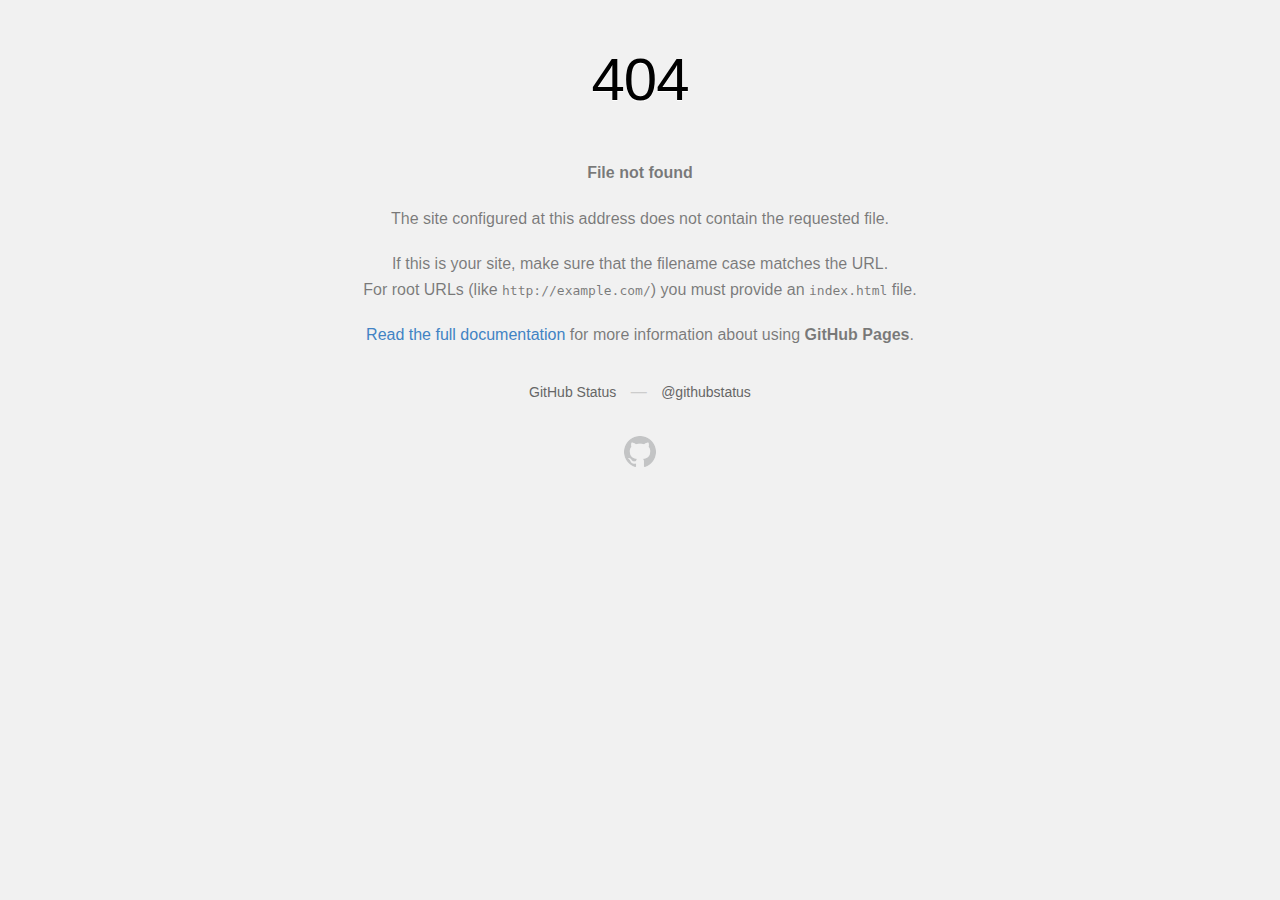
<file: assets/b.html>
<!DOCTYPE html>
<html>
<head>
<meta http-equiv="Content-type" content="text/html; charset=utf-8">
<meta http-equiv="Content-Security-Policy" content="default-src 'none'; style-src 'unsafe-inline'; img-src data:; connect-src 'self'">
<title>Page not found &middot; GitHub Pages</title>
<style type="text/css" media="screen">
      body {
        background-color: #f1f1f1;
        margin: 0;
        font-family: "Helvetica Neue", Helvetica, Arial, sans-serif;
      }

      .container { margin: 50px auto 40px auto; width: 600px; text-align: center; }

      a { color: #4183c4; text-decoration: none; }
      a:hover { text-decoration: underline; }

      h1 { width: 800px; position:relative; left: -100px; letter-spacing: -1px; line-height: 60px; font-size: 60px; font-weight: 100; margin: 0px 0 50px 0; text-shadow: 0 1px 0 #fff; }
      p { color: rgba(0, 0, 0, 0.5); margin: 20px 0; line-height: 1.6; }

      ul { list-style: none; margin: 25px 0; padding: 0; }
      li { display: table-cell; font-weight: bold; width: 1%; }

      .logo { display: inline-block; margin-top: 35px; }
      .logo-img-2x { display: none; }
      @media
      only screen and (-webkit-min-device-pixel-ratio: 2),
      only screen and (   min--moz-device-pixel-ratio: 2),
      only screen and (     -o-min-device-pixel-ratio: 2/1),
      only screen and (        min-device-pixel-ratio: 2),
      only screen and (                min-resolution: 192dpi),
      only screen and (                min-resolution: 2dppx) {
        .logo-img-1x { display: none; }
        .logo-img-2x { display: inline-block; }
      }

      #suggestions {
        margin-top: 35px;
        color: #ccc;
      }
      #suggestions a {
        color: #666666;
        font-weight: 200;
        font-size: 14px;
        margin: 0 10px;
      }

    </style>
</head>
<body>
<div class="container">
<h1>404</h1>
<p><strong>File not found</strong></p>
<p>
The site configured at this address does not
contain the requested file.
</p>
<p>
If this is your site, make sure that the filename case matches the URL.<br>
For root URLs (like <code>http://example.com/</code>) you must provide an
<code>index.html</code> file.
</p>
<p>
<a href="https://help.github.com/pages/">Read the full documentation</a>
for more information about using <strong>GitHub Pages</strong>.
</p>
<div id="suggestions">
<a href="https://githubstatus.com">GitHub Status</a> &mdash;
<a href="https://twitter.com/githubstatus">@githubstatus</a>
</div>
<a href="/" class="logo logo-img-1x">
<img width="32" height="32" title="" alt="" src="[data-uri]">
</a>
<a href="/" class="logo logo-img-2x">
<img width="32" height="32" title="" alt="" src="[data-uri]">
</a>
</div>
</body>
</html>
</file>
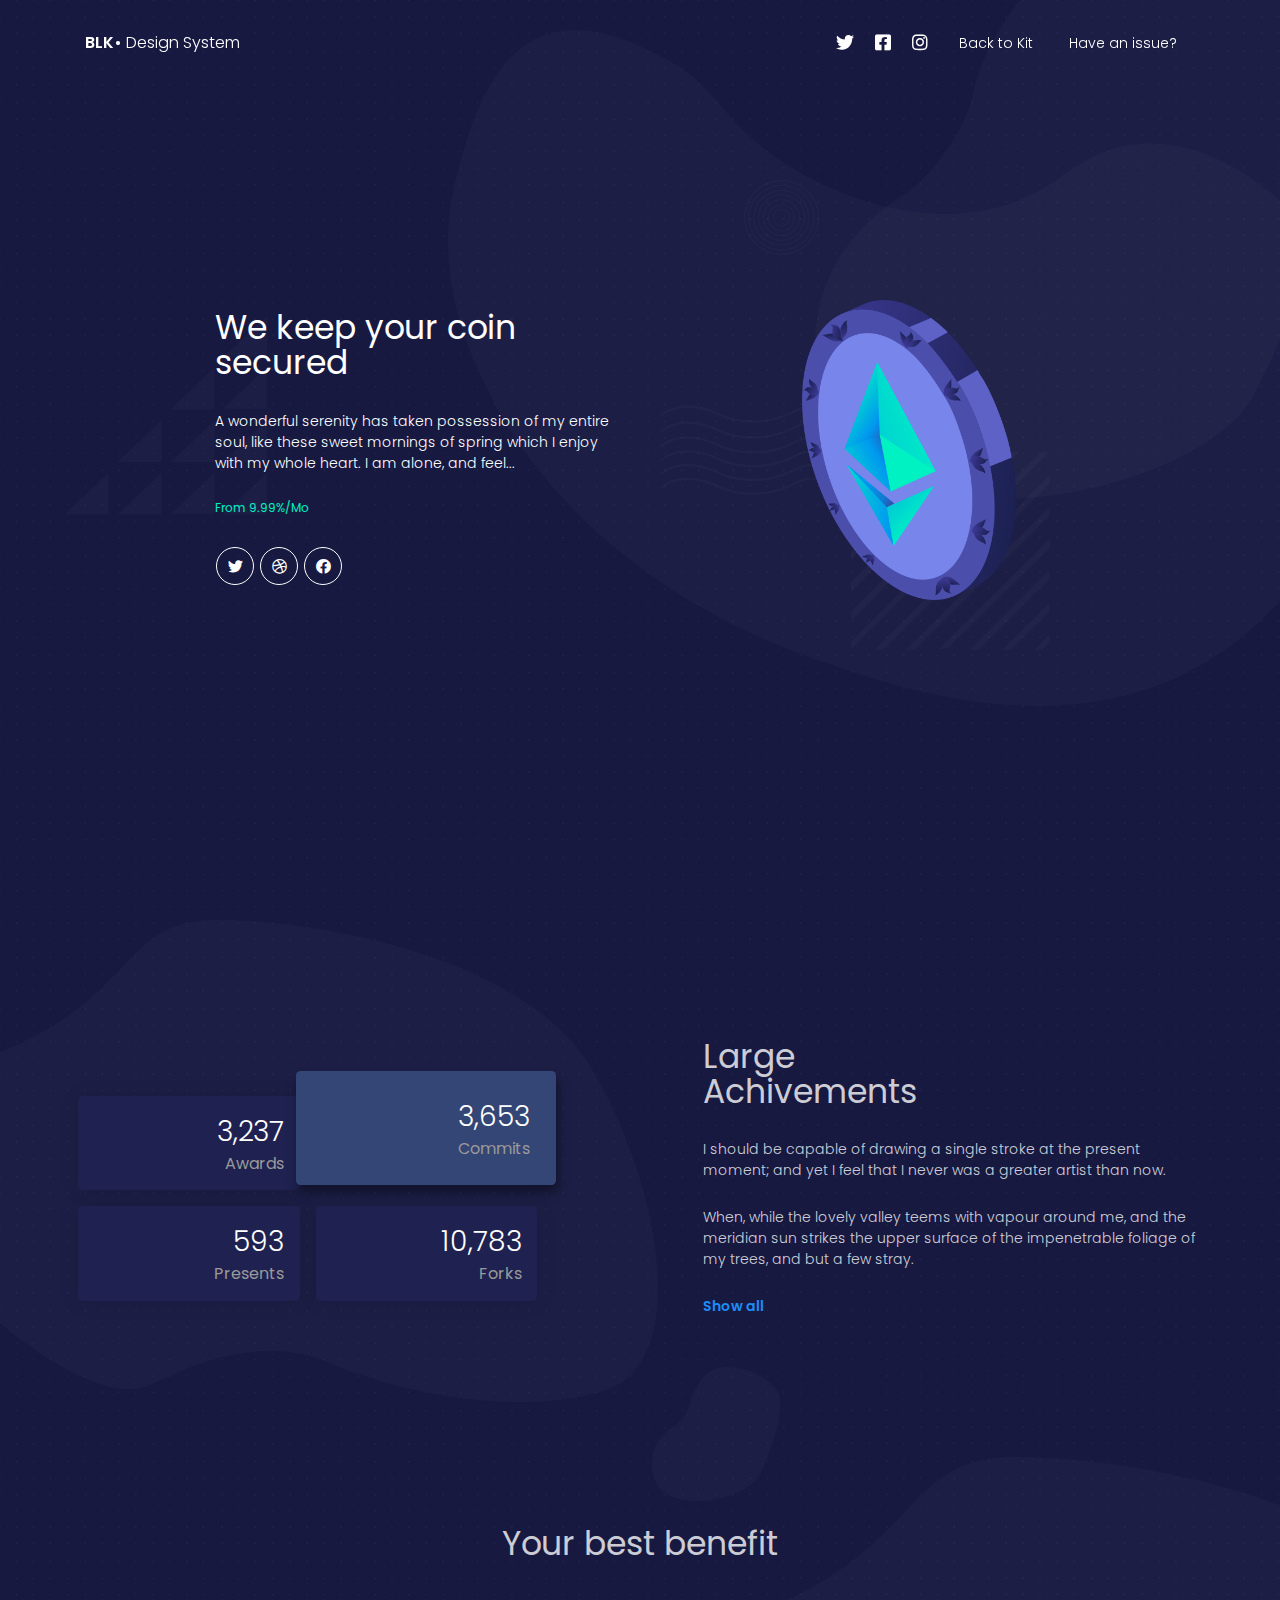
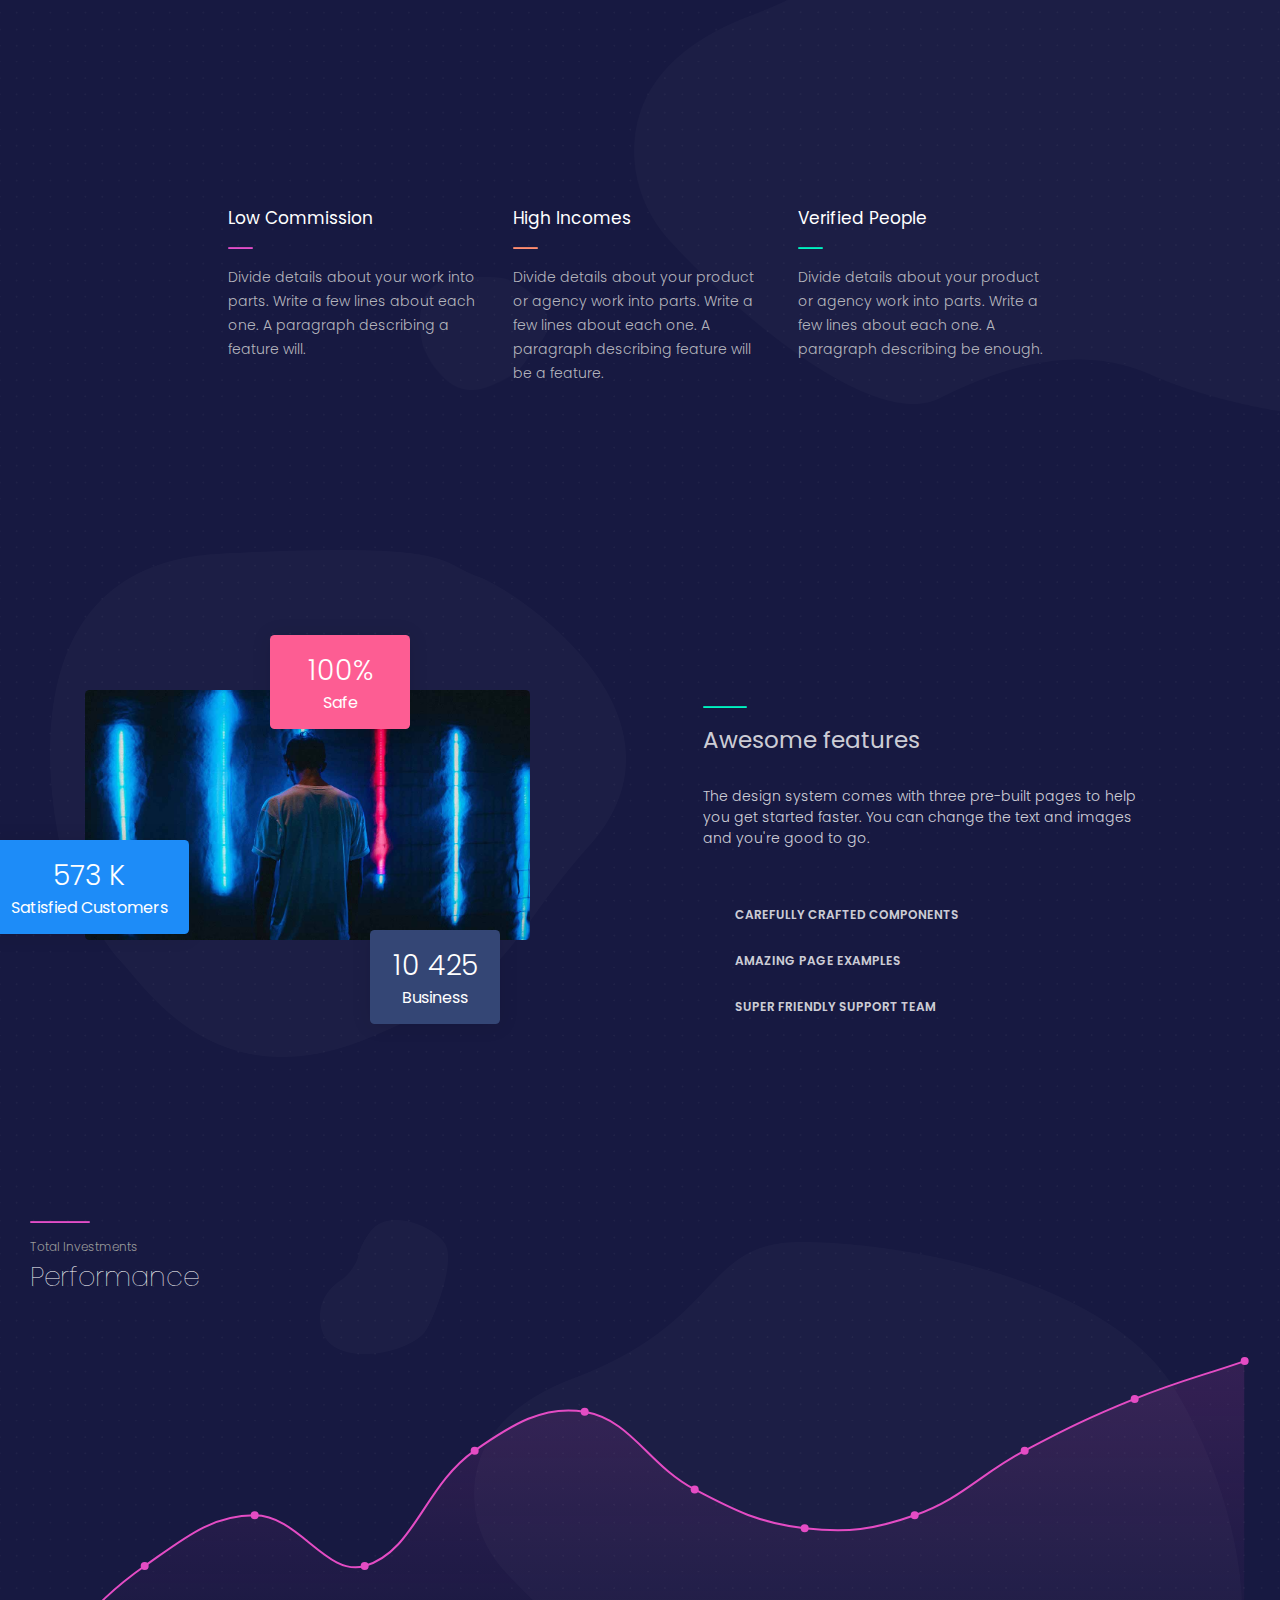
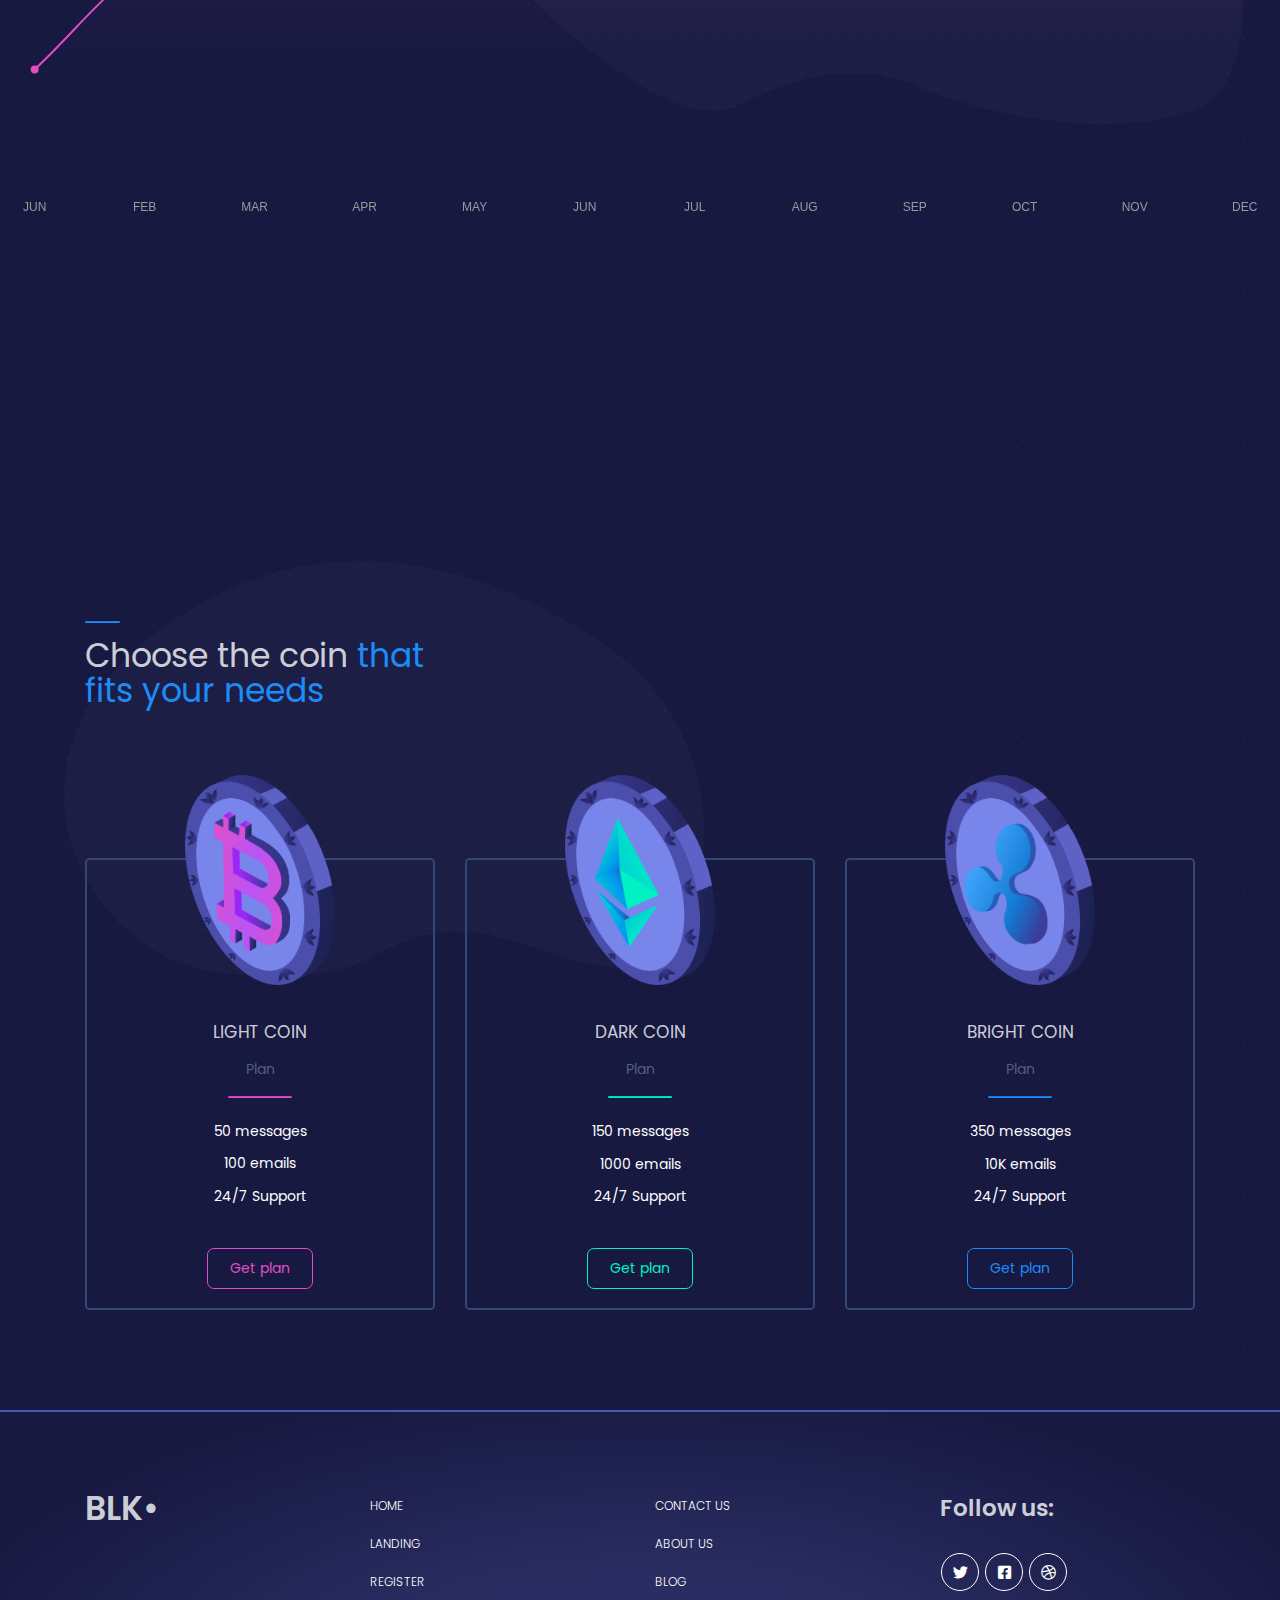
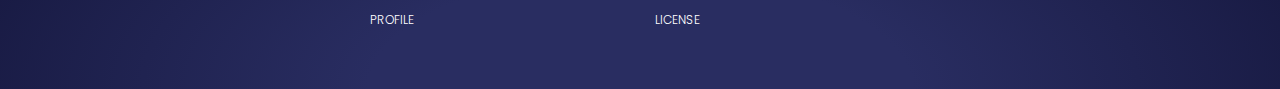
<file: assets/landing-page.html>
<!DOCTYPE html>
<html lang="en">

<!-- Mirrored from demos.creative-tim.com/blk-design-system/examples/landing-page.html by HTTrack Website Copier/3.x [XR&CO'2014], Sat, 13 Aug 2022 13:47:21 GMT -->
<!-- Added by HTTrack --><meta http-equiv="content-type" content="text/html;charset=utf-8" /><!-- /Added by HTTrack -->
<head>
<meta charset="utf-8" />
<meta name="viewport" content="width=device-width, initial-scale=1, shrink-to-fit=no">
<link rel="apple-touch-icon" sizes="76x76" href="../assets/img/apple-icon.png">
<link rel="icon" type="image/png" href="../assets/img/favicon.png">
<title>
    Blk• Design System by Creative Tim
  </title>


<link rel="canonical" href="https://www.creative-tim.com/product/blk-design-system" />

<meta name="keywords" content="design system, bootstrap 4 design system, bootstrap 4 design, bootstrap 4 system, bootstrap 4, bootstrap 4 uit kit, bootstrap 4 kit, blk, blakc, black kit, blk ui kit, creative tim, html kit, html css template, web template, bootstrap, bootstrap 4, css3 template, frontend, responsive bootstrap template, bootstrap ui kit, responsive ui kit, blk design system">
<meta name="description" content="Black Kit is a responsive Bootstrap 4 kit provided for free by Creative Tim. It is a beautiful cross-platform UI kit featuring over 50 elements and 3 templates.">

<meta itemprop="name" content="Black Kit by Creative Tim">
<meta itemprop="description" content="Black Kit is a responsive Bootstrap 4 kit provided for free by Creative Tim. It is a beautiful cross-platform UI kit featuring over 50 elements and 3 templates.">
<meta itemprop="image" content="../../../s3.amazonaws.com/creativetim_bucket/products/56/opt_nudp_thumbnail.jpg">

<meta name="twitter:card" content="product">
<meta name="twitter:site" content="@creativetim">
<meta name="twitter:title" content="Black Kit by Creative Tim">
<meta name="twitter:description" content="Black Kit is a responsive Bootstrap 4 kit provided for free by Creative Tim. It is a beautiful cross-platform UI kit featuring over 50 elements and 3 templates.">
<meta name="twitter:creator" content="@creativetim">
<meta name="twitter:image" content="../../../s3.amazonaws.com/creativetim_bucket/products/56/opt_nudp_thumbnail.jpg">

<meta property="fb:app_id" content="655968634437471">
<meta property="og:title" content="Black Kit by Creative Tim" />
<meta property="og:type" content="article" />
<meta property="og:url" content="https://demos.creative-tim.com/blk-design-system-pro/index.html" />
<meta property="og:image" content="../../../s3.amazonaws.com/creativetim_bucket/products/56/opt_nudp_thumbnail.jpg" />
<meta property="og:description" content="Black Kit is a responsive Bootstrap 4 kit provided for free by Creative Tim. It is a beautiful cross-platform UI kit featuring over 50 elements and 3 templates." />
<meta property="og:site_name" content="Creative Tim" />


<link href="https://fonts.googleapis.com/css?family=Poppins:200,300,400,600,700,800" rel="stylesheet" />
<link href="../../../use.fontawesome.com/releases/v5.0.6/css/all.css" rel="stylesheet">

<link href="../assets/css/nucleo-icons.css" rel="stylesheet" />

<link href="../assets/css/blk-design-system.mine209.css?v=1.0.0" rel="stylesheet" />

<link href="../assets/demo/demo.css" rel="stylesheet" />

<script>
    (function(w, d, s, l, i) {
      w[l] = w[l] || [];
      w[l].push({
        'gtm.start': new Date().getTime(),
        event: 'gtm.js'
      });
      var f = d.getElementsByTagName(s)[0],
        j = d.createElement(s),
        dl = l != 'dataLayer' ? '&l=' + l : '';
      j.async = true;
      j.src =
        '../../../www.googletagmanager.com/gtm5445.html?id=' + i + dl;
      f.parentNode.insertBefore(j, f);
    })(window, document, 'script', 'dataLayer', 'GTM-NKDMSK6');
  </script>

</head>
<body class="landing-page">


<noscript>
    <iframe src="https://www.googletagmanager.com/ns.html?id=GTM-NKDMSK6" height="0" width="0" style="display:none;visibility:hidden"></iframe>
  </noscript>


<nav class="navbar navbar-expand-lg fixed-top navbar-transparent " color-on-scroll="100">
<div class="container">
<div class="navbar-translate">
<a class="navbar-brand" href="https://demos.creative-tim.com/blk-design-system/index.html" rel="tooltip" title="Designed and Coded by Creative Tim" data-placement="bottom" target="_blank">
<span>BLK•</span> Design System
</a>
<button class="navbar-toggler navbar-toggler" type="button" data-toggle="collapse" data-target="#navigation" aria-controls="navigation-index" aria-expanded="false" aria-label="Toggle navigation">
<span class="navbar-toggler-bar bar1"></span>
<span class="navbar-toggler-bar bar2"></span>
<span class="navbar-toggler-bar bar3"></span>
</button>
</div>
<div class="collapse navbar-collapse justify-content-end" id="navigation">
<div class="navbar-collapse-header">
<div class="row">
<div class="col-6 collapse-brand">
<a>
BLK•
</a>
</div>
<div class="col-6 collapse-close text-right">
<button type="button" class="navbar-toggler" data-toggle="collapse" data-target="#navigation" aria-controls="navigation-index" aria-expanded="false" aria-label="Toggle navigation">
<i class="tim-icons icon-simple-remove"></i>
</button>
</div>
</div>
</div>
<ul class="navbar-nav">
<li class="nav-item p-0">
<a class="nav-link" rel="tooltip" title="Follow us on Twitter" data-placement="bottom" href="https://twitter.com/CreativeTim" target="_blank">
<i class="fab fa-twitter"></i>
<p class="d-lg-none d-xl-none">Twitter</p>
</a>
</li>
<li class="nav-item p-0">
<a class="nav-link" rel="tooltip" title="Like us on Facebook" data-placement="bottom" href="https://www.facebook.com/CreativeTim" target="_blank">
<i class="fab fa-facebook-square"></i>
<p class="d-lg-none d-xl-none">Facebook</p>
</a>
</li>
<li class="nav-item p-0">
<a class="nav-link" rel="tooltip" title="Follow us on Instagram" data-placement="bottom" href="https://www.instagram.com/CreativeTimOfficial" target="_blank">
<i class="fab fa-instagram"></i>
<p class="d-lg-none d-xl-none">Instagram</p>
</a>
</li>
<li class="nav-item">
<a class="nav-link" href="https://demos.creative-tim.com/blk-design-system/index.html">Back to Kit</a>
</li>
<li class="nav-item">
<a class="nav-link" href="https://github.com/creativetimofficial/blk-design-system/issues">Have an issue?</a>
</li>
</ul>
</div>
</div>
</nav>

<div class="wrapper">
<div class="page-header">
<img src="../assets/img/blob.png" class="path">
<img src="../assets/img/path2.png" class="path2">
<img src="../assets/img/triunghiuri.png" class="shapes triangle">
<img src="../assets/img/waves.png" class="shapes wave">
<img src="../assets/img/patrat.png" class="shapes squares">
<img src="../assets/img/cercuri.png" class="shapes circle">
<div class="content-center">
<div class="row row-grid justify-content-between align-items-center text-left">
<div class="col-lg-6 col-md-6">
<h1 class="text-white">We keep your coin
<br />
<span class="text-white">secured</span>
</h1>
<p class="text-white mb-3">A wonderful serenity has taken possession of my entire soul, like these sweet mornings of spring which I enjoy with my whole heart. I am alone, and feel...</p>
<div class="btn-wrapper mb-3">
<p class="category text-success d-inline">From 9.99%/mo</p>
<a href="#blk" class="btn btn-success btn-link btn-sm"><i class="tim-icons icon-minimal-right"></i></a>
</div>
<div class="btn-wrapper">
<div class="button-container">
<button href="javascript:void(0)" class="btn btn-icon btn-simple btn-round btn-neutral">
<i class="fab fa-twitter"></i>
</button>
<button href="javascript:void(0)" class="btn btn-icon btn-simple btn-round btn-neutral">
<i class="fab fa-dribbble"></i>
</button>
<button href="javascript:void(0)" class="btn btn-icon btn-simple btn-round btn-neutral">
<i class="fab fa-facebook"></i>
</button>
</div>
</div>
</div>
<div class="col-lg-4 col-md-5">
<img src="../assets/img/etherum.png" alt="Circle image" class="img-fluid">
</div>
</div>
</div>
</div>
<section class="section section-lg">
<section class="section">
<img src="../assets/img/path4.png" class="path">
<div class="container">
<div class="row row-grid justify-content-between">
<div class="col-md-5 mt-lg-5">
<div class="row">
<div class="col-lg-6 col-sm-12 px-2 py-2">
<div class="card card-stats ">
<div class="card-body">
<div class="row">
<div class="col-5 col-md-4">
<div class="icon-big text-center icon-warning">
<i class="tim-icons icon-trophy text-warning"></i>
</div>
</div>
<div class="col-7 col-md-8">
<div class="numbers">
<p class="card-title">3,237
<p>
<p class="card-category">Awards</p>
</div>
</div>
</div>
</div>
</div>
</div>
<div class="col-lg-6 col-sm-12 px-2 py-2">
<div class="card card-stats upper bg-default">
<div class="card-body">
<div class="row">
<div class="col-5 col-md-4">
<div class="icon-big text-center icon-warning">
<i class="tim-icons icon-coins text-white"></i>
</div>
</div>
<div class="col-7 col-md-8">
<div class="numbers">
<p class="card-title">3,653
<p>
<p class="card-category">Commits</p>
</div>
</div>
</div>
</div>
</div>
</div>
</div>
<div class="row">
<div class="col-lg-6 col-sm-12 px-2 py-2">
<div class="card card-stats ">
<div class="card-body">
<div class="row">
<div class="col-5 col-md-4">
<div class="icon-big text-center icon-warning">
<i class="tim-icons icon-gift-2 text-info"></i>
</div>
</div>
<div class="col-7 col-md-8">
<div class="numbers">
<p class="card-title">593
<p>
<p class="card-category">Presents</p>
</div>
</div>
</div>
</div>
</div>
</div>
<div class="col-lg-6 col-sm-12 px-2 py-2">
<div class="card card-stats ">
<div class="card-body">
<div class="row">
<div class="col-5 col-md-4">
<div class="icon-big text-center icon-warning">
<i class="tim-icons icon-credit-card text-success"></i>
</div>
</div>
<div class="col-7 col-md-8">
<div class="numbers">
<p class="card-title">10,783
<p>
<p class="card-category">Forks</p>
</div>
</div>
</div>
</div>
</div>
</div>
</div>
</div>
<div class="col-md-6">
<div class="pl-md-5">
<h1>Large
<br />Achivements</h1>
<p>I should be capable of drawing a single stroke at the present moment; and yet I feel that I never was a greater artist than now. </p>
<br />
<p>When, while the lovely valley teems with vapour around me, and the meridian sun strikes the upper surface of the impenetrable foliage of my trees, and but a few stray.</p>
<br />
<a href="#" class="font-weight-bold text-info mt-5">Show all <i class="tim-icons icon-minimal-right text-info"></i></a>
</div>
</div>
</div>
</div>
</section>
</section>
<section class="section section-lg">
<img src="../assets/img/path4.png" class="path">
<img src="../assets/img/path5.png" class="path2">
<img src="../assets/img/path2.png" class="path3">
<div class="container">
<div class="row justify-content-center">
<div class="col-lg-12">
<h1 class="text-center">Your best benefit</h1>
<div class="row row-grid justify-content-center">
<div class="col-lg-3">
<div class="info">
<div class="icon icon-primary">
<i class="tim-icons icon-money-coins"></i>
</div>
<h4 class="info-title">Low Commission</h4>
<hr class="line-primary">
<p>Divide details about your work into parts. Write a few lines about each one. A paragraph describing a feature will.</p>
</div>
</div>
<div class="col-lg-3">
<div class="info">
<div class="icon icon-warning">
<i class="tim-icons icon-chart-pie-36"></i>
</div>
<h4 class="info-title">High Incomes</h4>
<hr class="line-warning">
<p>Divide details about your product or agency work into parts. Write a few lines about each one. A paragraph describing feature will be a feature. </p>
</div>
</div>
<div class="col-lg-3">
<div class="info">
<div class="icon icon-success">
<i class="tim-icons icon-single-02"></i>
</div>
<h4 class="info-title">Verified People</h4>
<hr class="line-success">
<p>Divide details about your product or agency work into parts. Write a few lines about each one. A paragraph describing be enough.</p>
</div>
</div>
</div>
</div>
</div>
</div>
</section>
<section class="section section-lg section-safe">
<img src="../assets/img/path5.png" class="path">
<div class="container">
<div class="row row-grid justify-content-between">
<div class="col-md-5">
<img src="../assets/img/chester-wade.jpg" class="img-fluid floating">
<div class="card card-stats bg-danger">
<div class="card-body">
<div class="justify-content-center">
<div class="numbers">
<p class="card-title">100%</p>
<p class="card-category text-white">Safe</p>
</div>
</div>
</div>
</div>
<div class="card card-stats bg-info">
<div class="card-body">
<div class="justify-content-center">
<div class="numbers">
<p class="card-title">573 K</p>
<p class="card-category text-white">Satisfied customers</p>
</div>
</div>
</div>
</div>
<div class="card card-stats bg-default">
<div class="card-body">
<div class="justify-content-center">
<div class="numbers">
<p class="card-title">10 425</p>
<p class="card-category text-white">Business</p>
</div>
</div>
</div>
</div>
</div>
<div class="col-md-6">
<div class="px-md-5">
<hr class="line-success">
<h3>Awesome features</h3>
<p>The design system comes with three pre-built pages to help you get started faster. You can change the text and images and you're good to go.</p>
<ul class="list-unstyled mt-5">
<li class="py-2">
<div class="d-flex align-items-center">
<div class="icon icon-success mb-2">
<i class="tim-icons icon-vector"></i>
</div>
<div class="ml-3">
<h6>Carefully crafted components</h6>
</div>
</div>
</li>
<li class="py-2">
<div class="d-flex align-items-center">
<div class="icon icon-success mb-2">
<i class="tim-icons icon-tap-02"></i>
</div>
<div class="ml-3">
<h6>Amazing page examples</h6>
</div>
</div>
</li>
<li class="py-2">
<div class="d-flex align-items-center">
<div class="icon icon-success mb-2">
<i class="tim-icons icon-single-02"></i>
</div>
<div class="ml-3">
<h6>Super friendly support team</h6>
</div>
</div>
</li>
</ul>
</div>
</div>
</div>
</div>
</section>
<section class="section section-lg">
<img src="../assets/img/path4.png" class="path">
<img src="../assets/img/path2.png" class="path2">
<div class="col-md-12">
<div class="card card-chart card-plain">
<div class="card-header">
<div class="row">
<div class="col-sm-6 text-left">
<hr class="line-primary">
<h5 class="card-category">Total Investments</h5>
<h2 class="card-title">Performance</h2>
</div>
</div>
</div>
<div class="card-body">
<div class="chart-area">
<canvas id="chartBig"></canvas>
</div>
</div>
</div>
</div>
</section>
<section class="section section-lg section-coins">
<img src="../assets/img/path3.png" class="path">
<div class="container">
<div class="row">
<div class="col-md-4">
<hr class="line-info">
<h1>Choose the coin
<span class="text-info">that fits your needs</span>
</h1>
</div>
</div>
<div class="row">
<div class="col-md-4">
<div class="card card-coin card-plain">
<div class="card-header">
<img src="../assets/img/bitcoin.png" class="img-center img-fluid">
</div>
<div class="card-body">
<div class="row">
<div class="col-md-12 text-center">
<h4 class="text-uppercase">Light Coin</h4>
<span>Plan</span>
<hr class="line-primary">
</div>
</div>
<div class="row">
<ul class="list-group">
<li class="list-group-item">50 messages</li>
<li class="list-group-item">100 emails</li>
<li class="list-group-item">24/7 Support</li>
</ul>
</div>
</div>
<div class="card-footer text-center">
<button class="btn btn-primary btn-simple">Get plan</button>
</div>
</div>
</div>
<div class="col-md-4">
<div class="card card-coin card-plain">
<div class="card-header">
<img src="../assets/img/etherum.png" class="img-center img-fluid">
</div>
<div class="card-body">
<div class="row">
<div class="col-md-12 text-center">
<h4 class="text-uppercase">Dark Coin</h4>
<span>Plan</span>
<hr class="line-success">
</div>
</div>
<div class="row">
<ul class="list-group">
<li class="list-group-item">150 messages</li>
<li class="list-group-item">1000 emails</li>
<li class="list-group-item">24/7 Support</li>
</ul>
</div>
</div>
<div class="card-footer text-center">
<button class="btn btn-success btn-simple">Get plan</button>
</div>
</div>
</div>
<div class="col-md-4">
<div class="card card-coin card-plain">
<div class="card-header">
<img src="../assets/img/ripp.png" class="img-center img-fluid">
</div>
<div class="card-body">
<div class="row">
<div class="col-md-12 text-center">
<h4 class="text-uppercase">Bright Coin</h4>
<span>Plan</span>
<hr class="line-info">
</div>
</div>
<div class="row">
<ul class="list-group">
<li class="list-group-item">350 messages</li>
<li class="list-group-item">10K emails</li>
<li class="list-group-item">24/7 Support</li>
</ul>
</div>
</div>
<div class="card-footer text-center">
<button class="btn btn-info btn-simple">Get plan</button>
</div>
</div>
</div>
</div>
</div>
</section>
<footer class="footer">
<div class="container">
<div class="row">
<div class="col-md-3">
<h1 class="title">BLK•</h1>
</div>
<div class="col-md-3">
<ul class="nav">
<li class="nav-item">
<a href="https://demos.creative-tim.com/blk-design-system/index.html" class="nav-link">
Home
</a>
</li>
<li class="nav-item">
<a href="landing-page.html" class="nav-link">
Landing
</a>
</li>
<li class="nav-item">
<a href="register-page.html" class="nav-link">
Register
</a>
</li>
<li class="nav-item">
<a href="profile-page.html" class="nav-link">
Profile
</a>
</li>
</ul>
</div>
<div class="col-md-3">
<ul class="nav">
<li class="nav-item">
<a href="https://creative-tim.com/contact-us" class="nav-link">
Contact Us
</a>
</li>
<li class="nav-item">
<a href="https://creative-tim.com/about-us" class="nav-link">
About Us
</a>
</li>
<li class="nav-item">
<a href="https://creative-tim.com/blog" class="nav-link">
Blog
</a>
</li>
<li class="nav-item">
<a href="https://opensource.org/licenses/MIT" class="nav-link">
License
</a>
</li>
</ul>
</div>
<div class="col-md-3">
<h3 class="title">Follow us:</h3>
<div class="btn-wrapper profile">
<a target="_blank" href="https://twitter.com/creativetim" class="btn btn-icon btn-neutral btn-round btn-simple" data-toggle="tooltip" data-original-title="Follow us">
<i class="fab fa-twitter"></i>
</a>
<a target="_blank" href="https://www.facebook.com/creativetim" class="btn btn-icon btn-neutral btn-round btn-simple" data-toggle="tooltip" data-original-title="Like us">
<i class="fab fa-facebook-square"></i>
</a>
<a target="_blank" href="https://dribbble.com/creativetim" class="btn btn-icon btn-neutral  btn-round btn-simple" data-toggle="tooltip" data-original-title="Follow us">
<i class="fab fa-dribbble"></i>
</a>
</div>
</div>
</div>
</div>
</footer>
</div>

<script src="../assets/js/core/jquery.min.js" type="text/javascript"></script>
<script src="../assets/js/core/popper.min.js" type="text/javascript"></script>
<script src="../assets/js/core/bootstrap.min.js" type="text/javascript"></script>
<script src="../assets/js/plugins/perfect-scrollbar.jquery.min.js"></script>

<script src="../assets/js/plugins/bootstrap-switch.js"></script>

<script src="../assets/js/plugins/nouislider.min.js" type="text/javascript"></script>

<script src="../assets/js/plugins/chartjs.min.js"></script>

<script src="../assets/js/plugins/moment.min.js"></script>
<script src="../assets/js/plugins/bootstrap-datetimepicker.js" type="text/javascript"></script>

<script src="../assets/demo/demo.js"></script>

<script src="../assets/js/blk-design-system.mine209.js?v=1.0.0" type="text/javascript"></script>
<script src="../assets/js/plugins/jquery.sharrre.min.js" type="text/javascript"></script>

<script src="../assets/demo/jquery.sharrre.js"></script>
<script>
    $(document).ready(function() {



      var _gaq = _gaq || [];
      _gaq.push(['_setAccount', 'UA-46172202-1']);
      _gaq.push(['_trackPageview']);

      // Facebook Pixel Code Don't Delete
      ! function(f, b, e, v, n, t, s) {
        if (f.fbq) return;
        n = f.fbq = function() {
          n.callMethod ?
            n.callMethod.apply(n, arguments) : n.queue.push(arguments)
        };
        if (!f._fbq) f._fbq = n;
        n.push = n;
        n.loaded = !0;
        n.version = '2.0';
        n.queue = [];
        t = b.createElement(e);
        t.async = !0;
        t.src = v;
        s = b.getElementsByTagName(e)[0];
        s.parentNode.insertBefore(t, s)
      }(window,
        document, 'script', '../../../connect.facebook.net/en_US/fbevents.js');

      try {
        fbq('init', '111649226022273');
        fbq('track', "PageView");

      } catch (err) {
        console.log('Facebook Track Error:', err);
      }


      //
      //

    });
  </script>
<noscript>
    <img height="1" width="1" style="display:none" src="https://www.facebook.com/tr?id=111649226022273&amp;ev=PageView&amp;noscript=1" />
  </noscript>
<script>
    $(document).ready(function() {
      // Javascript method's body can be found in assets/assets-for-demo/js/demo.js
      demo.initLandingPageChart();
    });
  </script>
</body>

<!-- Mirrored from demos.creative-tim.com/blk-design-system/examples/landing-page.html by HTTrack Website Copier/3.x [XR&CO'2014], Sat, 13 Aug 2022 13:47:26 GMT -->
</html>
</file>
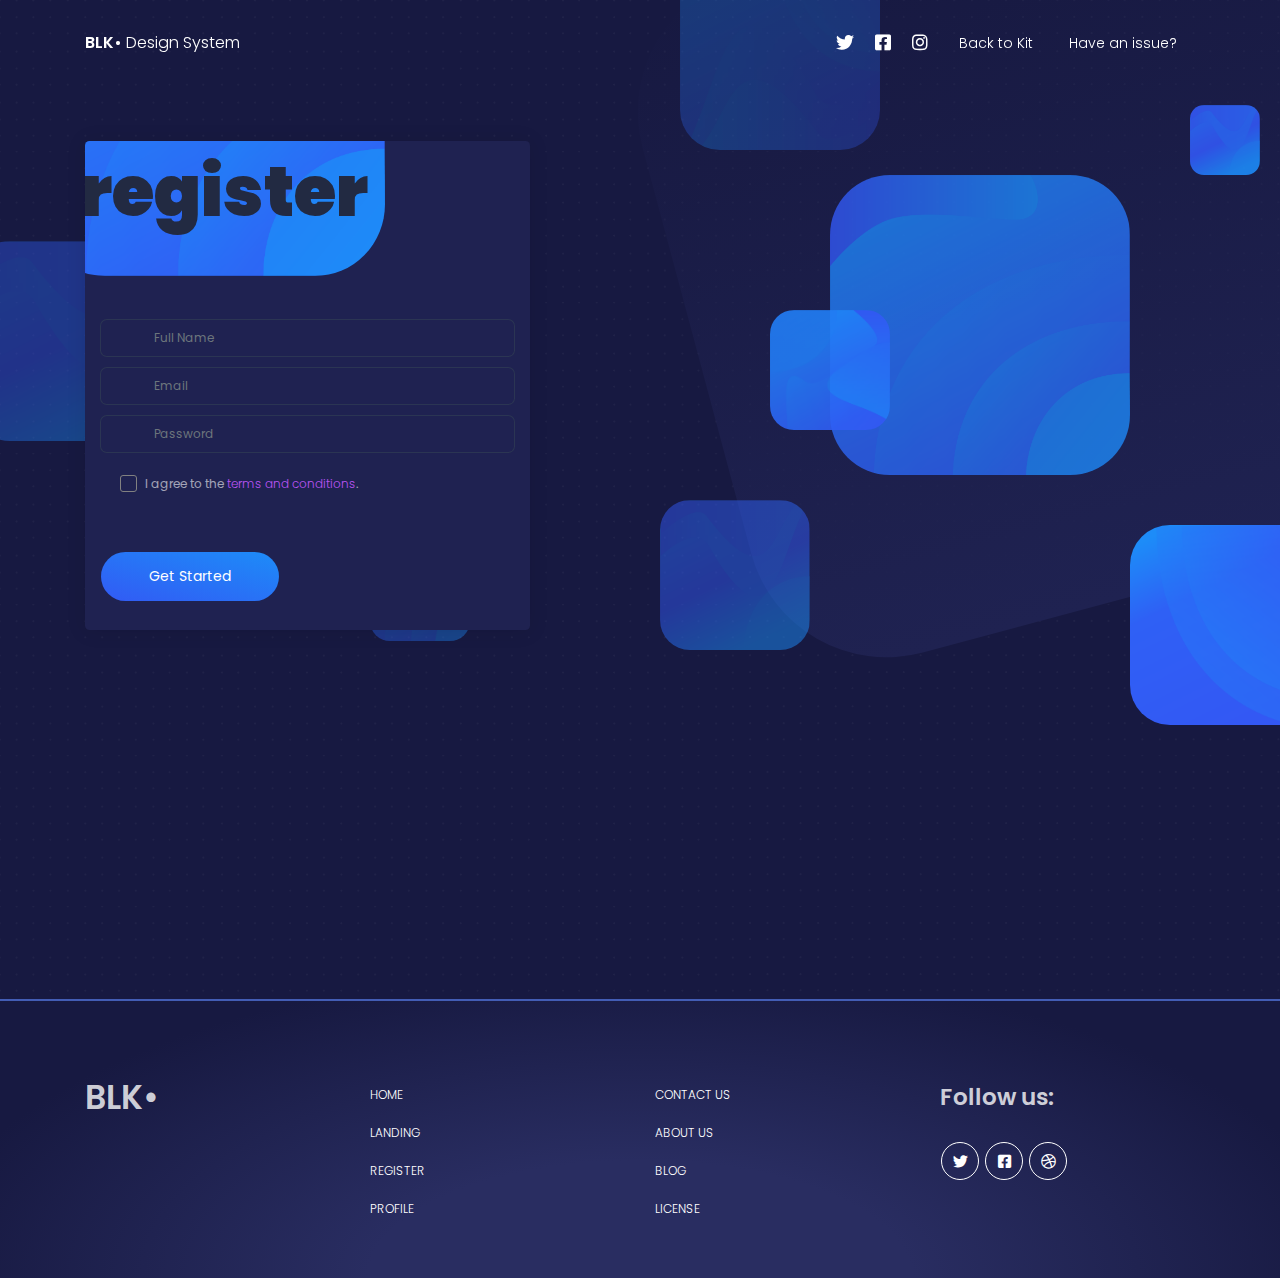
<file: assets/register-page.html>
<!DOCTYPE html>
<html lang="en">

<!-- Mirrored from demos.creative-tim.com/blk-design-system/examples/register-page.html by HTTrack Website Copier/3.x [XR&CO'2014], Sat, 13 Aug 2022 13:47:26 GMT -->
<!-- Added by HTTrack --><meta http-equiv="content-type" content="text/html;charset=utf-8" /><!-- /Added by HTTrack -->
<head>
<meta charset="utf-8" />
<meta name="viewport" content="width=device-width, initial-scale=1, shrink-to-fit=no">
<link rel="apple-touch-icon" sizes="76x76" href="../assets/img/apple-icon.png">
<link rel="icon" type="image/png" href="../assets/img/favicon.png">
<title>
    Blk• Design System by Creative Tim
  </title>


<link rel="canonical" href="https://www.creative-tim.com/product/blk-design-system" />

<meta name="keywords" content="design system, bootstrap 4 design system, bootstrap 4 design, bootstrap 4 system, bootstrap 4, bootstrap 4 uit kit, bootstrap 4 kit, blk, blakc, black kit, blk ui kit, creative tim, html kit, html css template, web template, bootstrap, bootstrap 4, css3 template, frontend, responsive bootstrap template, bootstrap ui kit, responsive ui kit, blk design system">
<meta name="description" content="Black Kit is a responsive Bootstrap 4 kit provided for free by Creative Tim. It is a beautiful cross-platform UI kit featuring over 50 elements and 3 templates.">

<meta itemprop="name" content="Black Kit by Creative Tim">
<meta itemprop="description" content="Black Kit is a responsive Bootstrap 4 kit provided for free by Creative Tim. It is a beautiful cross-platform UI kit featuring over 50 elements and 3 templates.">
<meta itemprop="image" content="../../../s3.amazonaws.com/creativetim_bucket/products/56/opt_nudp_thumbnail.jpg">

<meta name="twitter:card" content="product">
<meta name="twitter:site" content="@creativetim">
<meta name="twitter:title" content="Black Kit by Creative Tim">
<meta name="twitter:description" content="Black Kit is a responsive Bootstrap 4 kit provided for free by Creative Tim. It is a beautiful cross-platform UI kit featuring over 50 elements and 3 templates.">
<meta name="twitter:creator" content="@creativetim">
<meta name="twitter:image" content="../../../s3.amazonaws.com/creativetim_bucket/products/56/opt_nudp_thumbnail.jpg">

<meta property="fb:app_id" content="655968634437471">
<meta property="og:title" content="Black Kit by Creative Tim" />
<meta property="og:type" content="article" />
<meta property="og:url" content="https://demos.creative-tim.com/blk-design-system-pro/index.html" />
<meta property="og:image" content="../../../s3.amazonaws.com/creativetim_bucket/products/56/opt_nudp_thumbnail.jpg" />
<meta property="og:description" content="Black Kit is a responsive Bootstrap 4 kit provided for free by Creative Tim. It is a beautiful cross-platform UI kit featuring over 50 elements and 3 templates." />
<meta property="og:site_name" content="Creative Tim" />


<link href="https://fonts.googleapis.com/css?family=Poppins:200,300,400,600,700,800" rel="stylesheet" />
<link href="../../../use.fontawesome.com/releases/v5.0.6/css/all.css" rel="stylesheet">

<link href="../assets/css/nucleo-icons.css" rel="stylesheet" />

<link href="../assets/css/blk-design-system.mine209.css?v=1.0.0" rel="stylesheet" />

<link href="../assets/demo/demo.css" rel="stylesheet" />

<script>
    (function(w, d, s, l, i) {
      w[l] = w[l] || [];
      w[l].push({
        'gtm.start': new Date().getTime(),
        event: 'gtm.js'
      });
      var f = d.getElementsByTagName(s)[0],
        j = d.createElement(s),
        dl = l != 'dataLayer' ? '&l=' + l : '';
      j.async = true;
      j.src =
        '../../../www.googletagmanager.com/gtm5445.html?id=' + i + dl;
      f.parentNode.insertBefore(j, f);
    })(window, document, 'script', 'dataLayer', 'GTM-NKDMSK6');
  </script>

</head>
<body class="register-page">


<noscript>
    <iframe src="https://www.googletagmanager.com/ns.html?id=GTM-NKDMSK6" height="0" width="0" style="display:none;visibility:hidden"></iframe>
  </noscript>


<nav class="navbar navbar-expand-lg fixed-top navbar-transparent " color-on-scroll="100">
<div class="container">
<div class="navbar-translate">
<a class="navbar-brand" href="https://demos.creative-tim.com/blk-design-system/index.html" rel="tooltip" title="Designed and Coded by Creative Tim" data-placement="bottom" target="_blank">
<span>BLK•</span> Design System
</a>
<button class="navbar-toggler navbar-toggler" type="button" data-toggle="collapse" data-target="#navigation" aria-controls="navigation-index" aria-expanded="false" aria-label="Toggle navigation">
<span class="navbar-toggler-bar bar1"></span>
<span class="navbar-toggler-bar bar2"></span>
<span class="navbar-toggler-bar bar3"></span>
</button>
</div>
<div class="collapse navbar-collapse justify-content-end" id="navigation">
<div class="navbar-collapse-header">
<div class="row">
<div class="col-6 collapse-brand">
<a>
BLK•
</a>
</div>
<div class="col-6 collapse-close text-right">
<button type="button" class="navbar-toggler" data-toggle="collapse" data-target="#navigation" aria-controls="navigation-index" aria-expanded="false" aria-label="Toggle navigation">
<i class="tim-icons icon-simple-remove"></i>
</button>
</div>
</div>
</div>
<ul class="navbar-nav">
<li class="nav-item p-0">
<a class="nav-link" rel="tooltip" title="Follow us on Twitter" data-placement="bottom" href="https://twitter.com/CreativeTim" target="_blank">
<i class="fab fa-twitter"></i>
<p class="d-lg-none d-xl-none">Twitter</p>
</a>
</li>
<li class="nav-item p-0">
<a class="nav-link" rel="tooltip" title="Like us on Facebook" data-placement="bottom" href="https://www.facebook.com/CreativeTim" target="_blank">
<i class="fab fa-facebook-square"></i>
<p class="d-lg-none d-xl-none">Facebook</p>
</a>
</li>
<li class="nav-item p-0">
<a class="nav-link" rel="tooltip" title="Follow us on Instagram" data-placement="bottom" href="https://www.instagram.com/CreativeTimOfficial" target="_blank">
<i class="fab fa-instagram"></i>
<p class="d-lg-none d-xl-none">Instagram</p>
</a>
</li>
<li class="nav-item">
<a class="nav-link" href="https://demos.creative-tim.com/blk-design-system/index.html">Back to Kit</a>
</li>
<li class="nav-item">
<a class="nav-link" href="https://github.com/creativetimofficial/blk-design-system/issues">Have an issue?</a>
</li>
</ul>
</div>
</div>
</nav>

<div class="wrapper">
<div class="page-header">
<div class="page-header-image"></div>
<div class="content">
<div class="container">
<div class="row">
<div class="col-lg-5 col-md-6 offset-lg-0 offset-md-3">
<div id="square7" class="square square-7"></div>
<div id="square8" class="square square-8"></div>
<div class="card card-register">
<div class="card-header">
<img class="card-img" src="../assets/img/square1.png" alt="Card image">
<h4 class="card-title">Register</h4>
</div>
<div class="card-body">
<form class="form">
<div class="input-group">
<div class="input-group-prepend">
<div class="input-group-text">
<i class="tim-icons icon-single-02"></i>
</div>
</div>
<input type="text" class="form-control" placeholder="Full Name">
</div>
<div class="input-group">
<div class="input-group-prepend">
<div class="input-group-text">
<i class="tim-icons icon-email-85"></i>
</div>
</div>
<input type="text" placeholder="Email" class="form-control">
</div>
<div class="input-group">
<div class="input-group-prepend">
<div class="input-group-text">
<i class="tim-icons icon-lock-circle"></i>
</div>
</div>
<input type="text" class="form-control" placeholder="Password">
</div>
<div class="form-check text-left">
<label class="form-check-label">
<input class="form-check-input" type="checkbox">
<span class="form-check-sign"></span>
I agree to the
<a href="javascript:void(0)">terms and conditions</a>.
</label>
</div>
</form>
</div>
<div class="card-footer">
<a href="javascript:void(0)" class="btn btn-info btn-round btn-lg">Get Started</a>
</div>
</div>
</div>
</div>
<div class="register-bg"></div>
<div id="square1" class="square square-1"></div>
<div id="square2" class="square square-2"></div>
<div id="square3" class="square square-3"></div>
<div id="square4" class="square square-4"></div>
<div id="square5" class="square square-5"></div>
<div id="square6" class="square square-6"></div>
</div>
</div>
</div>
<footer class="footer">
<div class="container">
<div class="row">
<div class="col-md-3">
<h1 class="title">BLK•</h1>
</div>
<div class="col-md-3">
<ul class="nav">
<li class="nav-item">
<a href="https://demos.creative-tim.com/blk-design-system/index.html" class="nav-link">
Home
</a>
</li>
<li class="nav-item">
<a href="landing-page.html" class="nav-link">
Landing
</a>
</li>
<li class="nav-item">
<a href="register-page.html" class="nav-link">
Register
</a>
</li>
<li class="nav-item">
<a href="profile-page.html" class="nav-link">
Profile
</a>
</li>
</ul>
</div>
<div class="col-md-3">
<ul class="nav">
<li class="nav-item">
<a href="https://creative-tim.com/contact-us" class="nav-link">
Contact Us
</a>
</li>
<li class="nav-item">
<a href="https://creative-tim.com/about-us" class="nav-link">
About Us
</a>
</li>
<li class="nav-item">
<a href="https://creative-tim.com/blog" class="nav-link">
Blog
</a>
</li>
<li class="nav-item">
<a href="https://opensource.org/licenses/MIT" class="nav-link">
License
</a>
</li>
</ul>
</div>
<div class="col-md-3">
<h3 class="title">Follow us:</h3>
<div class="btn-wrapper profile">
<a target="_blank" href="https://twitter.com/creativetim" class="btn btn-icon btn-neutral btn-round btn-simple" data-toggle="tooltip" data-original-title="Follow us">
<i class="fab fa-twitter"></i>
</a>
<a target="_blank" href="https://www.facebook.com/creativetim" class="btn btn-icon btn-neutral btn-round btn-simple" data-toggle="tooltip" data-original-title="Like us">
<i class="fab fa-facebook-square"></i>
</a>
<a target="_blank" href="https://dribbble.com/creativetim" class="btn btn-icon btn-neutral  btn-round btn-simple" data-toggle="tooltip" data-original-title="Follow us">
<i class="fab fa-dribbble"></i>
</a>
</div>
</div>
</div>
</div>
</footer>
</div>

<script src="../assets/js/core/jquery.min.js" type="text/javascript"></script>
<script src="../assets/js/core/popper.min.js" type="text/javascript"></script>
<script src="../assets/js/core/bootstrap.min.js" type="text/javascript"></script>
<script src="../assets/js/plugins/perfect-scrollbar.jquery.min.js"></script>

<script src="../assets/js/plugins/bootstrap-switch.js"></script>

<script src="../assets/js/plugins/nouislider.min.js" type="text/javascript"></script>

<script src="../assets/js/plugins/chartjs.min.js"></script>

<script src="../assets/js/plugins/moment.min.js"></script>
<script src="../assets/js/plugins/bootstrap-datetimepicker.js" type="text/javascript"></script>

<script src="../assets/demo/demo.js"></script>

<script src="../assets/js/blk-design-system.mine209.js?v=1.0.0" type="text/javascript"></script>
<script src="../assets/js/plugins/jquery.sharrre.min.js" type="text/javascript"></script>

<script src="../assets/demo/jquery.sharrre.js"></script>
<script>
    $(document).ready(function() {



      var _gaq = _gaq || [];
      _gaq.push(['_setAccount', 'UA-46172202-1']);
      _gaq.push(['_trackPageview']);

      // Facebook Pixel Code Don't Delete
      ! function(f, b, e, v, n, t, s) {
        if (f.fbq) return;
        n = f.fbq = function() {
          n.callMethod ?
            n.callMethod.apply(n, arguments) : n.queue.push(arguments)
        };
        if (!f._fbq) f._fbq = n;
        n.push = n;
        n.loaded = !0;
        n.version = '2.0';
        n.queue = [];
        t = b.createElement(e);
        t.async = !0;
        t.src = v;
        s = b.getElementsByTagName(e)[0];
        s.parentNode.insertBefore(t, s)
      }(window,
        document, 'script', '../../../connect.facebook.net/en_US/fbevents.js');

      try {
        fbq('init', '111649226022273');
        fbq('track', "PageView");

      } catch (err) {
        console.log('Facebook Track Error:', err);
      }


      //
      //

    });
  </script>
<noscript>
    <img height="1" width="1" style="display:none" src="https://www.facebook.com/tr?id=111649226022273&amp;ev=PageView&amp;noscript=1" />
  </noscript>
</body>

<!-- Mirrored from demos.creative-tim.com/blk-design-system/examples/register-page.html by HTTrack Website Copier/3.x [XR&CO'2014], Sat, 13 Aug 2022 13:47:26 GMT -->
</html>
</file>
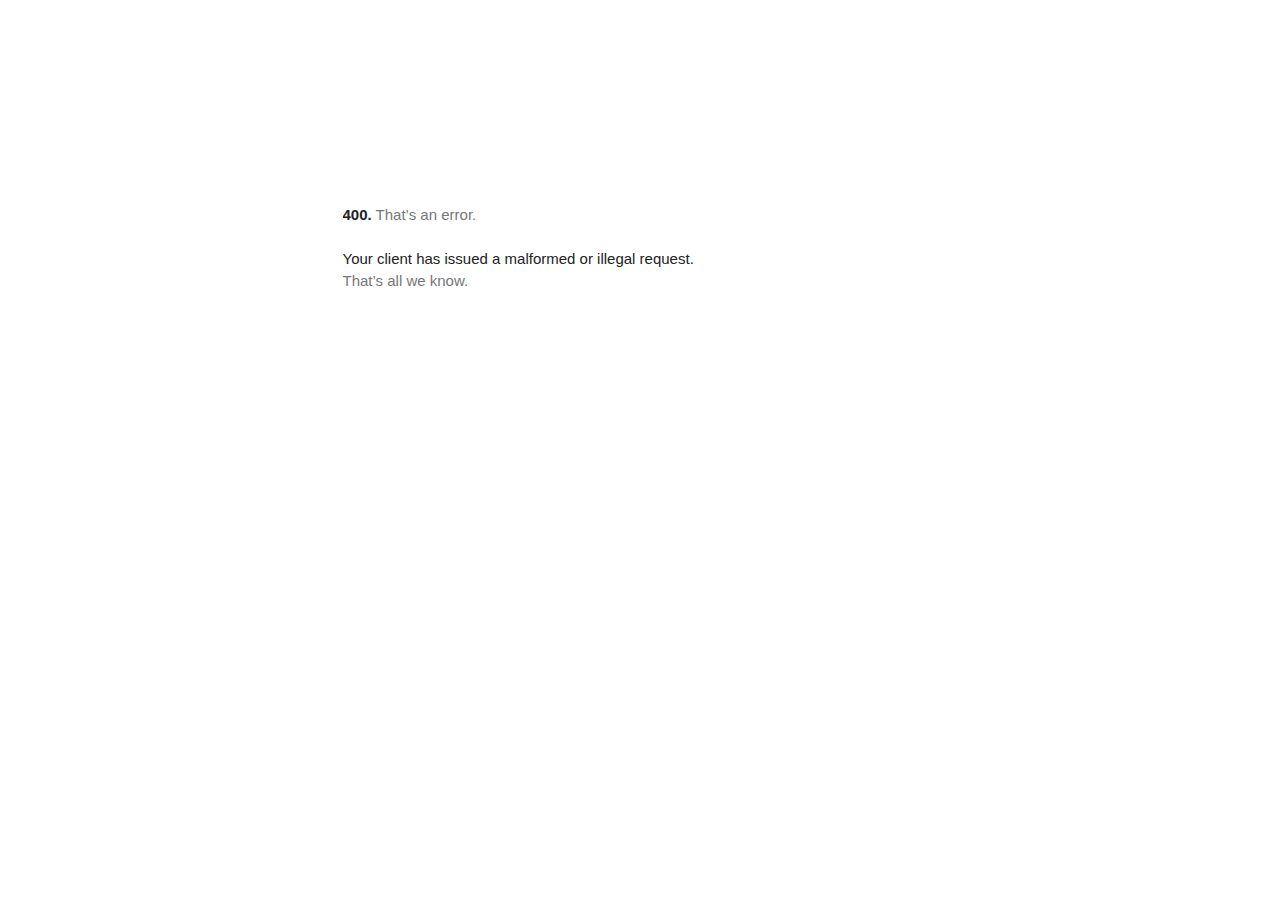
<file: www.googletagmanager.com/gtm5445.html>
<!DOCTYPE html>
<html lang=en>
  <meta charset=utf-8>
  <meta name=viewport content="initial-scale=1, minimum-scale=1, width=device-width">
  <title>Error 400 (Bad Request)!!1</title>
  <style>
    *{margin:0;padding:0}html,code{font:15px/22px arial,sans-serif}html{background:#fff;color:#222;padding:15px}body{margin:7% auto 0;max-width:390px;min-height:180px;padding:30px 0 15px}* > body{background:url(//www.google.com/images/errors/robot.png) 100% 5px no-repeat;padding-right:205px}p{margin:11px 0 22px;overflow:hidden}ins{color:#777;text-decoration:none}a img{border:0}@media screen and (max-width:772px){body{background:none;margin-top:0;max-width:none;padding-right:0}}#logo{background:url(//www.google.com/images/branding/googlelogo/1x/googlelogo_color_150x54dp.png) no-repeat;margin-left:-5px}@media only screen and (min-resolution:192dpi){#logo{background:url(//www.google.com/images/branding/googlelogo/2x/googlelogo_color_150x54dp.png) no-repeat 0% 0%/100% 100%;-moz-border-image:url(//www.google.com/images/branding/googlelogo/2x/googlelogo_color_150x54dp.png) 0}}@media only screen and (-webkit-min-device-pixel-ratio:2){#logo{background:url(//www.google.com/images/branding/googlelogo/2x/googlelogo_color_150x54dp.png) no-repeat;-webkit-background-size:100% 100%}}#logo{display:inline-block;height:54px;width:150px}
  </style>
  <a href=//www.google.com/><span id=logo aria-label=Google></span></a>
  <p><b>400.</b> <ins>That’s an error.</ins>
  <p>Your client has issued a malformed or illegal request.  <ins>That’s all we know.</ins>
</file>
<file: assets/css/nucleo-icons.css>
@font-face{font-family:nucleo;src:url(https://demos.creative-tim.com/blk-design-system/assets/fonts/nucleo.eot);src:url(https://demos.creative-tim.com/blk-design-system/assets/fonts/nucleo.eot) format('embedded-opentype'),url(https://demos.creative-tim.com/blk-design-system/assets/fonts/nucleo.woff2) format('woff2'),url(https://demos.creative-tim.com/blk-design-system/assets/fonts/nucleo.woff) format('woff'),url(https://demos.creative-tim.com/blk-design-system/assets/fonts/nucleo.ttf) format('truetype'),url(https://demos.creative-tim.com/blk-design-system/assets/fonts/nucleo.svg) format('svg');font-weight:400;font-style:normal}.tim-icons{display:inline-block;font:normal normal normal 1em/1 'Nucleo';vertical-align:middle;speak:none;text-transform:none;-webkit-font-smoothing:antialiased;-moz-osx-font-smoothing:grayscale}.font-icon-detail{text-align:center;padding:45px 0 30px;border:1px solid #e44cc4;border-radius:.1875rem;margin:15px 0;min-height:168px}.font-icon-detail i{color:#fff;font-size:1.5em}.font-icon-detail p{color:#e44cc4!important;margin-top:30px;padding:0 10px;font-size:.7142em}.tim-icons-sm{font-size:.8em}.tim-icons-lg{font-size:1.2em}.tim-icons-16{font-size:16px}.tim-icons-32{font-size:32px}.tim-icons-bg-square,.tim-icons-bg-circle{padding:.35em}.tim-icons-bg-circle{border-radius:50%}.tim-icons-is-spinning{-webkit-animation:tim-icons-spin 2s infinite linear;-moz-animation:tim-icons-spin 2s infinite linear;animation:tim-icons-spin 2s infinite linear}@-webkit-keyframes tim-icons-spin{0%{-webkit-transform:rotate(0deg)}100%{-webkit-transform:rotate(360deg)}}@-moz-keyframes tim-icons-spin{0%{-moz-transform:rotate(0deg)}100%{-moz-transform:rotate(360deg)}}@keyframes tim-icons-spin{0%{-webkit-transform:rotate(0deg);-moz-transform:rotate(0deg);-ms-transform:rotate(0deg);-o-transform:rotate(0deg);transform:rotate(0deg)}100%{-webkit-transform:rotate(360deg);-moz-transform:rotate(360deg);-ms-transform:rotate(360deg);-o-transform:rotate(360deg);transform:rotate(360deg)}}.icon-alert-circle-exc::before{content:"\ea02"}.icon-align-center::before{content:"\ea03"}.icon-align-left-2::before{content:"\ea04"}.icon-app::before{content:"\ea05"}.icon-atom::before{content:"\ea06"}.icon-attach-87::before{content:"\ea07"}.icon-badge::before{content:"\ea08"}.icon-bag-16::before{content:"\ea09"}.icon-bank::before{content:"\ea0a"}.icon-basket-simple::before{content:"\ea0b"}.icon-bell-55::before{content:"\ea0c"}.icon-bold::before{content:"\ea0d"}.icon-book-bookmark::before{content:"\ea0e"}.icon-bulb-63::before{content:"\ea0f"}.icon-bullet-list-67::before{content:"\ea10"}.icon-bus-front-12::before{content:"\ea11"}.icon-button-pause::before{content:"\ea12"}.icon-button-power::before{content:"\ea13"}.icon-calendar-60::before{content:"\ea14"}.icon-camera-18::before{content:"\ea15"}.icon-caps-small::before{content:"\ea16"}.icon-cart::before{content:"\ea17"}.icon-chart-bar-32::before{content:"\ea18"}.icon-chart-pie-36::before{content:"\ea19"}.icon-chat-33::before{content:"\ea1a"}.icon-check-2::before{content:"\ea1b"}.icon-cloud-download-93::before{content:"\ea1c"}.icon-cloud-upload-94::before{content:"\ea1d"}.icon-coins::before{content:"\ea1e"}.icon-compass-05::before{content:"\ea1f"}.icon-controller::before{content:"\ea20"}.icon-credit-card::before{content:"\ea21"}.icon-delivery-fast::before{content:"\ea22"}.icon-double-left::before{content:"\ea23"}.icon-double-right::before{content:"\ea24"}.icon-email-85::before{content:"\ea25"}.icon-gift-2::before{content:"\ea26"}.icon-globe-2::before{content:"\ea27"}.icon-headphones::before{content:"\ea28"}.icon-heart-2::before{content:"\ea29"}.icon-html5::before{content:"\ea2a"}.icon-image-02::before{content:"\ea2b"}.icon-istanbul::before{content:"\ea2c"}.icon-key-25::before{content:"\ea2d"}.icon-laptop::before{content:"\ea2e"}.icon-light-3::before{content:"\ea2f"}.icon-link-72::before{content:"\ea30"}.icon-lock-circle::before{content:"\ea31"}.icon-map-big::before{content:"\ea32"}.icon-minimal-down::before{content:"\ea33"}.icon-minimal-left::before{content:"\ea34"}.icon-minimal-right::before{content:"\ea35"}.icon-minimal-up::before{content:"\ea36"}.icon-mobile::before{content:"\ea37"}.icon-molecule-40::before{content:"\ea38"}.icon-money-coins::before{content:"\ea39"}.icon-notes::before{content:"\ea3a"}.icon-palette::before{content:"\ea3b"}.icon-paper::before{content:"\ea3c"}.icon-pencil::before{content:"\ea3d"}.icon-pin::before{content:"\ea3e"}.icon-planet::before{content:"\ea3f"}.icon-puzzle-10::before{content:"\ea40"}.icon-satisfied::before{content:"\ea41"}.icon-scissors::before{content:"\ea42"}.icon-send::before{content:"\ea43"}.icon-settings-gear-63::before{content:"\ea44"}.icon-settings::before{content:"\ea45"}.icon-simple-add::before{content:"\ea46"}.icon-simple-delete::before{content:"\ea47"}.icon-simple-remove::before{content:"\ea48"}.icon-single-02::before{content:"\ea49"}.icon-single-copy-04::before{content:"\ea4a"}.icon-sound-wave::before{content:"\ea4b"}.icon-spaceship::before{content:"\ea4c"}.icon-square-pin::before{content:"\ea4d"}.icon-support-17::before{content:"\ea4e"}.icon-tablet-2::before{content:"\ea4f"}.icon-tag::before{content:"\ea50"}.icon-tap-02::before{content:"\ea51"}.icon-tie-bow::before{content:"\ea52"}.icon-time-alarm::before{content:"\ea53"}.icon-trash-simple::before{content:"\ea54"}.icon-triangle-right-17::before{content:"\ea55"}.icon-trophy::before{content:"\ea56"}.icon-tv-2::before{content:"\ea57"}.icon-upload::before{content:"\ea58"}.icon-user-run::before{content:"\ea59"}.icon-vector::before{content:"\ea5a"}.icon-video-66::before{content:"\ea5b"}.icon-volume-98::before{content:"\ea5c"}.icon-wallet-43::before{content:"\ea5d"}.icon-watch-time::before{content:"\ea5e"}.icon-wifi::before{content:"\ea5f"}.icon-world::before{content:"\ea60"}.icon-zoom-split::before{content:"\ea61"}.icon-refresh-01::before{content:"\ea62"}.icon-refresh-02::before{content:"\ea63"}.icon-shape-star::before{content:"\ea64"}.icon-components::before{content:"\ea65"}
</file>
<file: assets/demo/demo.css>
.tim-row{margin-bottom:20px}.tim-white-buttons{background-color:#777}.typography-line{padding-left:25%;margin-bottom:35px;position:relative;display:block;width:100%}.typography-line span{bottom:10px;color:#c0c1c2;display:block;font-weight:400;font-size:13px;line-height:13px;left:0;margin-left:20px;position:absolute;width:260px;text-transform:none}.tim-row{padding-top:60px}.tim-row h3{margin-top:0}.switch{margin-right:20px}#navbar-full .navbar{border-radius:0!important;margin-bottom:15px;z-index:2}#menu-dropdown .navbar{border-radius:3px}#pagination-row .pagination-container{height:100%;max-height:100%;display:flex;align-items:center}#icons-row i.now-ui-icons{font-size:30px}.space{height:130px;display:block}.space-110{height:110px;display:block}.space-50{height:50px;display:block}.space-70{height:70px;display:block}.navigation-example .img-src{background-attachment:scroll}.navigation-example{background-position:center center;background-size:cover;margin-top:0;min-height:740px;height:100%}#notifications{display:block;width:100%;position:relative}.tim-note{text-transform:capitalize}#buttons .btn,#javascriptComponents .btn{margin:0 0 10px}.space-100{height:100px;display:block;width:100%}.be-social{padding-bottom:20px;margin:0 auto 40px}.txt-white{color:#fff}.txt-gray{color:#ddd!important}.parallax{width:100%;height:570px;display:block;background-attachment:fixed;background-repeat:no-repeat;background-size:cover;background-position:center center}.logo-container .logo{overflow:hidden;border-radius:50%;border:1px solid #333;width:50px;float:left}.logo-container .brand{font-size:16px;color:#fff;line-height:18px;float:left;margin-left:10px;margin-top:7px;width:70px;height:40px;text-align:left}.logo-container .brand-material{font-size:18px;margin-top:15px;height:25px;width:auto}.logo-container .logo img{width:100%}.navbar-small .logo-container .brand{color:#333}.fixed-section{top:90px;max-height:80vh;overflow:scroll;position:sticky}.fixed-section ul{padding:0}.fixed-section ul li{list-style:none}.fixed-section li a{font-size:14px;padding:2px;display:block;color:#666}.fixed-section li a.active{color:#0bf}.fixed-section.float{position:fixed;top:100px;width:200px;margin-top:0}.parallax .parallax-image{width:100%;overflow:hidden;position:absolute}.parallax .parallax-image img{width:100%}@media(max-width:768px){.parallax .parallax-image{width:100%;height:640px;overflow:hidden}.parallax .parallax-image img{height:100%;width:auto}}.social-buttons-demo .btn{margin-right:5px;margin-bottom:7px}.img-container{width:100%;overflow:hidden}.img-container img{width:100%}.lightbox img{width:100%}.lightbox .modal-content{overflow:hidden}.lightbox .modal-body{padding:0}@media screen and (min-width:991px){.lightbox .modal-dialog{width:960px}}@media(max-width:991px){.fixed-section.affix{position:relative;margin-bottom:100px}}@media(max-width:768px){.btn,.btn-morphing{margin-bottom:10px}.parallax .motto{top:170px;margin-top:0;font-size:60px;width:270px}}.presentation .front,.presentation .front:after,.presentation .front .btn,.logo-container .logo,.logo-container .brand{-webkit-transition:all .2s;-moz-transition:all .2s;-o-transition:all .2s;transition:all .2s}#images h4{margin-bottom:30px}#javascriptComponents{padding-bottom:0}.layers-container{display:block;margin-top:50px;position:relative}.layers-container img{position:absolute;width:100%;height:auto;top:0;left:0;text-align:center}.animate{transition:1.5s ease-in-out;-moz-transition:1.5s ease-in-out;-webkit-transition:1.5s ease-in-out}.navbar-default.navbar-small .logo-container .brand{color:#333}.navbar-transparent.navbar-small .logo-container .brand{color:#fff}.navbar-default.navbar-small .logo-container .brand{color:#333}.sharing-area{margin-top:80px}.sharing-area .btn{margin:15px 4px 0}.section-thin,.section-notifications{padding:0}#navbar .navbar{margin-bottom:20px;z-index:1!important}#navbar .navbar-toggler,#menu-dropdown .navbar-toggler{pointer-events:none}.section-pagination{padding-bottom:0}.section-pagination .pagination:last-of-type{margin-bottom:7px}.section-download{padding-top:130px}.section-download .description{margin-bottom:60px}.section-download h4{margin-bottom:25px}.section-examples a{text-decoration:none}.section-examples a+a{margin-top:30px}.section-examples h5{margin-top:30px}.components-page .wrapper>.header,.tutorial-page .wrapper>.header{height:500px;padding-top:128px;background-size:cover;background-position:center center}.components-page .title,.tutorial-page .title{color:#fff}.brand .h1-seo{font-size:5em;text-transform:uppercase;font-weight:300}.brand .n-logo{max-width:100px;margin-bottom:40px}.invision-logo{max-width:70px;top:-2px;position:relative}.creative-tim-logo{max-width:140px;top:-2px;position:relative}.section-javascript .title{margin-bottom:0}.navbar .switch-background{display:block}.navbar-transparent .switch-background{display:none}.section-signup .col .btn{margin-top:30px}#buttons-row .btn{margin-bottom:10px}.section-images{padding-bottom:0}@media screen and (max-width:991px){.section-navbars .navbar-collapse{display:none!important}}@media screen and (max-width:576px){.typography-line span{width:70px;margin-left:5px}}.offline-doc .page-header:before{position:absolute;z-index:1;width:100%;height:100%;display:block;left:0;top:0;content:"";background:rgba(0,0,0,.5)}
</file>
<file: use.fontawesome.com/releases/v5.0.6/css/all.css>
/*!
 * Font Awesome Free 5.0.6 by @fontawesome - http://fontawesome.com
 * License - http://fontawesome.com/license (Icons: CC BY 4.0, Fonts: SIL OFL 1.1, Code: MIT License)
 */
.fa,.fab,.fal,.far,.fas{-moz-osx-font-smoothing:grayscale;-webkit-font-smoothing:antialiased;display:inline-block;font-style:normal;font-variant:normal;text-rendering:auto;line-height:1}.fa-lg{font-size:1.33333em;line-height:.75em;vertical-align:-.0667em}.fa-xs{font-size:.75em}.fa-sm{font-size:.875em}.fa-1x{font-size:1em}.fa-2x{font-size:2em}.fa-3x{font-size:3em}.fa-4x{font-size:4em}.fa-5x{font-size:5em}.fa-6x{font-size:6em}.fa-7x{font-size:7em}.fa-8x{font-size:8em}.fa-9x{font-size:9em}.fa-10x{font-size:10em}.fa-fw{text-align:center;width:1.25em}.fa-ul{list-style-type:none;margin-left:2.5em;padding-left:0}.fa-ul>li{position:relative}.fa-li{left:-2em;position:absolute;text-align:center;width:2em;line-height:inherit}.fa-border{border:.08em solid #eee;border-radius:.1em;padding:.2em .25em .15em}.fa-pull-left{float:left}.fa-pull-right{float:right}.fa.fa-pull-left,.fab.fa-pull-left,.fal.fa-pull-left,.far.fa-pull-left,.fas.fa-pull-left{margin-right:.3em}.fa.fa-pull-right,.fab.fa-pull-right,.fal.fa-pull-right,.far.fa-pull-right,.fas.fa-pull-right{margin-left:.3em}.fa-spin{-webkit-animation:a 2s infinite linear;animation:a 2s infinite linear}.fa-pulse{-webkit-animation:a 1s infinite steps(8);animation:a 1s infinite steps(8)}@-webkit-keyframes a{0%{-webkit-transform:rotate(0deg);transform:rotate(0deg)}to{-webkit-transform:rotate(1turn);transform:rotate(1turn)}}@keyframes a{0%{-webkit-transform:rotate(0deg);transform:rotate(0deg)}to{-webkit-transform:rotate(1turn);transform:rotate(1turn)}}.fa-rotate-90{-ms-filter:"progid:DXImageTransform.Microsoft.BasicImage(rotation=1)";-webkit-transform:rotate(90deg);transform:rotate(90deg)}.fa-rotate-180{-ms-filter:"progid:DXImageTransform.Microsoft.BasicImage(rotation=2)";-webkit-transform:rotate(180deg);transform:rotate(180deg)}.fa-rotate-270{-ms-filter:"progid:DXImageTransform.Microsoft.BasicImage(rotation=3)";-webkit-transform:rotate(270deg);transform:rotate(270deg)}.fa-flip-horizontal{-ms-filter:"progid:DXImageTransform.Microsoft.BasicImage(rotation=0, mirror=1)";-webkit-transform:scaleX(-1);transform:scaleX(-1)}.fa-flip-vertical{-webkit-transform:scaleY(-1);transform:scaleY(-1)}.fa-flip-horizontal.fa-flip-vertical,.fa-flip-vertical{-ms-filter:"progid:DXImageTransform.Microsoft.BasicImage(rotation=2, mirror=1)"}.fa-flip-horizontal.fa-flip-vertical{-webkit-transform:scale(-1);transform:scale(-1)}:root .fa-flip-horizontal,:root .fa-flip-vertical,:root .fa-rotate-90,:root .fa-rotate-180,:root .fa-rotate-270{-webkit-filter:none;filter:none}.fa-stack{display:inline-block;height:2em;line-height:2em;position:relative;vertical-align:middle;width:2em}.fa-stack-1x,.fa-stack-2x{left:0;position:absolute;text-align:center;width:100%}.fa-stack-1x{line-height:inherit}.fa-stack-2x{font-size:2em}.fa-inverse{color:#fff}.fa-500px:before{content:"\f26e"}.fa-accessible-icon:before{content:"\f368"}.fa-accusoft:before{content:"\f369"}.fa-address-book:before{content:"\f2b9"}.fa-address-card:before{content:"\f2bb"}.fa-adjust:before{content:"\f042"}.fa-adn:before{content:"\f170"}.fa-adversal:before{content:"\f36a"}.fa-affiliatetheme:before{content:"\f36b"}.fa-algolia:before{content:"\f36c"}.fa-align-center:before{content:"\f037"}.fa-align-justify:before{content:"\f039"}.fa-align-left:before{content:"\f036"}.fa-align-right:before{content:"\f038"}.fa-amazon:before{content:"\f270"}.fa-amazon-pay:before{content:"\f42c"}.fa-ambulance:before{content:"\f0f9"}.fa-american-sign-language-interpreting:before{content:"\f2a3"}.fa-amilia:before{content:"\f36d"}.fa-anchor:before{content:"\f13d"}.fa-android:before{content:"\f17b"}.fa-angellist:before{content:"\f209"}.fa-angle-double-down:before{content:"\f103"}.fa-angle-double-left:before{content:"\f100"}.fa-angle-double-right:before{content:"\f101"}.fa-angle-double-up:before{content:"\f102"}.fa-angle-down:before{content:"\f107"}.fa-angle-left:before{content:"\f104"}.fa-angle-right:before{content:"\f105"}.fa-angle-up:before{content:"\f106"}.fa-angrycreative:before{content:"\f36e"}.fa-angular:before{content:"\f420"}.fa-app-store:before{content:"\f36f"}.fa-app-store-ios:before{content:"\f370"}.fa-apper:before{content:"\f371"}.fa-apple:before{content:"\f179"}.fa-apple-pay:before{content:"\f415"}.fa-archive:before{content:"\f187"}.fa-arrow-alt-circle-down:before{content:"\f358"}.fa-arrow-alt-circle-left:before{content:"\f359"}.fa-arrow-alt-circle-right:before{content:"\f35a"}.fa-arrow-alt-circle-up:before{content:"\f35b"}.fa-arrow-circle-down:before{content:"\f0ab"}.fa-arrow-circle-left:before{content:"\f0a8"}.fa-arrow-circle-right:before{content:"\f0a9"}.fa-arrow-circle-up:before{content:"\f0aa"}.fa-arrow-down:before{content:"\f063"}.fa-arrow-left:before{content:"\f060"}.fa-arrow-right:before{content:"\f061"}.fa-arrow-up:before{content:"\f062"}.fa-arrows-alt:before{content:"\f0b2"}.fa-arrows-alt-h:before{content:"\f337"}.fa-arrows-alt-v:before{content:"\f338"}.fa-assistive-listening-systems:before{content:"\f2a2"}.fa-asterisk:before{content:"\f069"}.fa-asymmetrik:before{content:"\f372"}.fa-at:before{content:"\f1fa"}.fa-audible:before{content:"\f373"}.fa-audio-description:before{content:"\f29e"}.fa-autoprefixer:before{content:"\f41c"}.fa-avianex:before{content:"\f374"}.fa-aviato:before{content:"\f421"}.fa-aws:before{content:"\f375"}.fa-backward:before{content:"\f04a"}.fa-balance-scale:before{content:"\f24e"}.fa-ban:before{content:"\f05e"}.fa-bandcamp:before{content:"\f2d5"}.fa-barcode:before{content:"\f02a"}.fa-bars:before{content:"\f0c9"}.fa-baseball-ball:before{content:"\f433"}.fa-basketball-ball:before{content:"\f434"}.fa-bath:before{content:"\f2cd"}.fa-battery-empty:before{content:"\f244"}.fa-battery-full:before{content:"\f240"}.fa-battery-half:before{content:"\f242"}.fa-battery-quarter:before{content:"\f243"}.fa-battery-three-quarters:before{content:"\f241"}.fa-bed:before{content:"\f236"}.fa-beer:before{content:"\f0fc"}.fa-behance:before{content:"\f1b4"}.fa-behance-square:before{content:"\f1b5"}.fa-bell:before{content:"\f0f3"}.fa-bell-slash:before{content:"\f1f6"}.fa-bicycle:before{content:"\f206"}.fa-bimobject:before{content:"\f378"}.fa-binoculars:before{content:"\f1e5"}.fa-birthday-cake:before{content:"\f1fd"}.fa-bitbucket:before{content:"\f171"}.fa-bitcoin:before{content:"\f379"}.fa-bity:before{content:"\f37a"}.fa-black-tie:before{content:"\f27e"}.fa-blackberry:before{content:"\f37b"}.fa-blind:before{content:"\f29d"}.fa-blogger:before{content:"\f37c"}.fa-blogger-b:before{content:"\f37d"}.fa-bluetooth:before{content:"\f293"}.fa-bluetooth-b:before{content:"\f294"}.fa-bold:before{content:"\f032"}.fa-bolt:before{content:"\f0e7"}.fa-bomb:before{content:"\f1e2"}.fa-book:before{content:"\f02d"}.fa-bookmark:before{content:"\f02e"}.fa-bowling-ball:before{content:"\f436"}.fa-braille:before{content:"\f2a1"}.fa-briefcase:before{content:"\f0b1"}.fa-btc:before{content:"\f15a"}.fa-bug:before{content:"\f188"}.fa-building:before{content:"\f1ad"}.fa-bullhorn:before{content:"\f0a1"}.fa-bullseye:before{content:"\f140"}.fa-buromobelexperte:before{content:"\f37f"}.fa-bus:before{content:"\f207"}.fa-buysellads:before{content:"\f20d"}.fa-calculator:before{content:"\f1ec"}.fa-calendar:before{content:"\f133"}.fa-calendar-alt:before{content:"\f073"}.fa-calendar-check:before{content:"\f274"}.fa-calendar-minus:before{content:"\f272"}.fa-calendar-plus:before{content:"\f271"}.fa-calendar-times:before{content:"\f273"}.fa-camera:before{content:"\f030"}.fa-camera-retro:before{content:"\f083"}.fa-car:before{content:"\f1b9"}.fa-caret-down:before{content:"\f0d7"}.fa-caret-left:before{content:"\f0d9"}.fa-caret-right:before{content:"\f0da"}.fa-caret-square-down:before{content:"\f150"}.fa-caret-square-left:before{content:"\f191"}.fa-caret-square-right:before{content:"\f152"}.fa-caret-square-up:before{content:"\f151"}.fa-caret-up:before{content:"\f0d8"}.fa-cart-arrow-down:before{content:"\f218"}.fa-cart-plus:before{content:"\f217"}.fa-cc-amazon-pay:before{content:"\f42d"}.fa-cc-amex:before{content:"\f1f3"}.fa-cc-apple-pay:before{content:"\f416"}.fa-cc-diners-club:before{content:"\f24c"}.fa-cc-discover:before{content:"\f1f2"}.fa-cc-jcb:before{content:"\f24b"}.fa-cc-mastercard:before{content:"\f1f1"}.fa-cc-paypal:before{content:"\f1f4"}.fa-cc-stripe:before{content:"\f1f5"}.fa-cc-visa:before{content:"\f1f0"}.fa-centercode:before{content:"\f380"}.fa-certificate:before{content:"\f0a3"}.fa-chart-area:before{content:"\f1fe"}.fa-chart-bar:before{content:"\f080"}.fa-chart-line:before{content:"\f201"}.fa-chart-pie:before{content:"\f200"}.fa-check:before{content:"\f00c"}.fa-check-circle:before{content:"\f058"}.fa-check-square:before{content:"\f14a"}.fa-chess:before{content:"\f439"}.fa-chess-bishop:before{content:"\f43a"}.fa-chess-board:before{content:"\f43c"}.fa-chess-king:before{content:"\f43f"}.fa-chess-knight:before{content:"\f441"}.fa-chess-pawn:before{content:"\f443"}.fa-chess-queen:before{content:"\f445"}.fa-chess-rook:before{content:"\f447"}.fa-chevron-circle-down:before{content:"\f13a"}.fa-chevron-circle-left:before{content:"\f137"}.fa-chevron-circle-right:before{content:"\f138"}.fa-chevron-circle-up:before{content:"\f139"}.fa-chevron-down:before{content:"\f078"}.fa-chevron-left:before{content:"\f053"}.fa-chevron-right:before{content:"\f054"}.fa-chevron-up:before{content:"\f077"}.fa-child:before{content:"\f1ae"}.fa-chrome:before{content:"\f268"}.fa-circle:before{content:"\f111"}.fa-circle-notch:before{content:"\f1ce"}.fa-clipboard:before{content:"\f328"}.fa-clock:before{content:"\f017"}.fa-clone:before{content:"\f24d"}.fa-closed-captioning:before{content:"\f20a"}.fa-cloud:before{content:"\f0c2"}.fa-cloud-download-alt:before{content:"\f381"}.fa-cloud-upload-alt:before{content:"\f382"}.fa-cloudscale:before{content:"\f383"}.fa-cloudsmith:before{content:"\f384"}.fa-cloudversify:before{content:"\f385"}.fa-code:before{content:"\f121"}.fa-code-branch:before{content:"\f126"}.fa-codepen:before{content:"\f1cb"}.fa-codiepie:before{content:"\f284"}.fa-coffee:before{content:"\f0f4"}.fa-cog:before{content:"\f013"}.fa-cogs:before{content:"\f085"}.fa-columns:before{content:"\f0db"}.fa-comment:before{content:"\f075"}.fa-comment-alt:before{content:"\f27a"}.fa-comments:before{content:"\f086"}.fa-compass:before{content:"\f14e"}.fa-compress:before{content:"\f066"}.fa-connectdevelop:before{content:"\f20e"}.fa-contao:before{content:"\f26d"}.fa-copy:before{content:"\f0c5"}.fa-copyright:before{content:"\f1f9"}.fa-cpanel:before{content:"\f388"}.fa-creative-commons:before{content:"\f25e"}.fa-credit-card:before{content:"\f09d"}.fa-crop:before{content:"\f125"}.fa-crosshairs:before{content:"\f05b"}.fa-css3:before{content:"\f13c"}.fa-css3-alt:before{content:"\f38b"}.fa-cube:before{content:"\f1b2"}.fa-cubes:before{content:"\f1b3"}.fa-cut:before{content:"\f0c4"}.fa-cuttlefish:before{content:"\f38c"}.fa-d-and-d:before{content:"\f38d"}.fa-dashcube:before{content:"\f210"}.fa-database:before{content:"\f1c0"}.fa-deaf:before{content:"\f2a4"}.fa-delicious:before{content:"\f1a5"}.fa-deploydog:before{content:"\f38e"}.fa-deskpro:before{content:"\f38f"}.fa-desktop:before{content:"\f108"}.fa-deviantart:before{content:"\f1bd"}.fa-digg:before{content:"\f1a6"}.fa-digital-ocean:before{content:"\f391"}.fa-discord:before{content:"\f392"}.fa-discourse:before{content:"\f393"}.fa-dochub:before{content:"\f394"}.fa-docker:before{content:"\f395"}.fa-dollar-sign:before{content:"\f155"}.fa-dot-circle:before{content:"\f192"}.fa-download:before{content:"\f019"}.fa-draft2digital:before{content:"\f396"}.fa-dribbble:before{content:"\f17d"}.fa-dribbble-square:before{content:"\f397"}.fa-dropbox:before{content:"\f16b"}.fa-drupal:before{content:"\f1a9"}.fa-dyalog:before{content:"\f399"}.fa-earlybirds:before{content:"\f39a"}.fa-edge:before{content:"\f282"}.fa-edit:before{content:"\f044"}.fa-eject:before{content:"\f052"}.fa-elementor:before{content:"\f430"}.fa-ellipsis-h:before{content:"\f141"}.fa-ellipsis-v:before{content:"\f142"}.fa-ember:before{content:"\f423"}.fa-empire:before{content:"\f1d1"}.fa-envelope:before{content:"\f0e0"}.fa-envelope-open:before{content:"\f2b6"}.fa-envelope-square:before{content:"\f199"}.fa-envira:before{content:"\f299"}.fa-eraser:before{content:"\f12d"}.fa-erlang:before{content:"\f39d"}.fa-ethereum:before{content:"\f42e"}.fa-etsy:before{content:"\f2d7"}.fa-euro-sign:before{content:"\f153"}.fa-exchange-alt:before{content:"\f362"}.fa-exclamation:before{content:"\f12a"}.fa-exclamation-circle:before{content:"\f06a"}.fa-exclamation-triangle:before{content:"\f071"}.fa-expand:before{content:"\f065"}.fa-expand-arrows-alt:before{content:"\f31e"}.fa-expeditedssl:before{content:"\f23e"}.fa-external-link-alt:before{content:"\f35d"}.fa-external-link-square-alt:before{content:"\f360"}.fa-eye:before{content:"\f06e"}.fa-eye-dropper:before{content:"\f1fb"}.fa-eye-slash:before{content:"\f070"}.fa-facebook:before{content:"\f09a"}.fa-facebook-f:before{content:"\f39e"}.fa-facebook-messenger:before{content:"\f39f"}.fa-facebook-square:before{content:"\f082"}.fa-fast-backward:before{content:"\f049"}.fa-fast-forward:before{content:"\f050"}.fa-fax:before{content:"\f1ac"}.fa-female:before{content:"\f182"}.fa-fighter-jet:before{content:"\f0fb"}.fa-file:before{content:"\f15b"}.fa-file-alt:before{content:"\f15c"}.fa-file-archive:before{content:"\f1c6"}.fa-file-audio:before{content:"\f1c7"}.fa-file-code:before{content:"\f1c9"}.fa-file-excel:before{content:"\f1c3"}.fa-file-image:before{content:"\f1c5"}.fa-file-pdf:before{content:"\f1c1"}.fa-file-powerpoint:before{content:"\f1c4"}.fa-file-video:before{content:"\f1c8"}.fa-file-word:before{content:"\f1c2"}.fa-film:before{content:"\f008"}.fa-filter:before{content:"\f0b0"}.fa-fire:before{content:"\f06d"}.fa-fire-extinguisher:before{content:"\f134"}.fa-firefox:before{content:"\f269"}.fa-first-order:before{content:"\f2b0"}.fa-firstdraft:before{content:"\f3a1"}.fa-flag:before{content:"\f024"}.fa-flag-checkered:before{content:"\f11e"}.fa-flask:before{content:"\f0c3"}.fa-flickr:before{content:"\f16e"}.fa-flipboard:before{content:"\f44d"}.fa-fly:before{content:"\f417"}.fa-folder:before{content:"\f07b"}.fa-folder-open:before{content:"\f07c"}.fa-font:before{content:"\f031"}.fa-font-awesome:before{content:"\f2b4"}.fa-font-awesome-alt:before{content:"\f35c"}.fa-font-awesome-flag:before{content:"\f425"}.fa-fonticons:before{content:"\f280"}.fa-fonticons-fi:before{content:"\f3a2"}.fa-football-ball:before{content:"\f44e"}.fa-fort-awesome:before{content:"\f286"}.fa-fort-awesome-alt:before{content:"\f3a3"}.fa-forumbee:before{content:"\f211"}.fa-forward:before{content:"\f04e"}.fa-foursquare:before{content:"\f180"}.fa-free-code-camp:before{content:"\f2c5"}.fa-freebsd:before{content:"\f3a4"}.fa-frown:before{content:"\f119"}.fa-futbol:before{content:"\f1e3"}.fa-gamepad:before{content:"\f11b"}.fa-gavel:before{content:"\f0e3"}.fa-gem:before{content:"\f3a5"}.fa-genderless:before{content:"\f22d"}.fa-get-pocket:before{content:"\f265"}.fa-gg:before{content:"\f260"}.fa-gg-circle:before{content:"\f261"}.fa-gift:before{content:"\f06b"}.fa-git:before{content:"\f1d3"}.fa-git-square:before{content:"\f1d2"}.fa-github:before{content:"\f09b"}.fa-github-alt:before{content:"\f113"}.fa-github-square:before{content:"\f092"}.fa-gitkraken:before{content:"\f3a6"}.fa-gitlab:before{content:"\f296"}.fa-gitter:before{content:"\f426"}.fa-glass-martini:before{content:"\f000"}.fa-glide:before{content:"\f2a5"}.fa-glide-g:before{content:"\f2a6"}.fa-globe:before{content:"\f0ac"}.fa-gofore:before{content:"\f3a7"}.fa-golf-ball:before{content:"\f450"}.fa-goodreads:before{content:"\f3a8"}.fa-goodreads-g:before{content:"\f3a9"}.fa-google:before{content:"\f1a0"}.fa-google-drive:before{content:"\f3aa"}.fa-google-play:before{content:"\f3ab"}.fa-google-plus:before{content:"\f2b3"}.fa-google-plus-g:before{content:"\f0d5"}.fa-google-plus-square:before{content:"\f0d4"}.fa-google-wallet:before{content:"\f1ee"}.fa-graduation-cap:before{content:"\f19d"}.fa-gratipay:before{content:"\f184"}.fa-grav:before{content:"\f2d6"}.fa-gripfire:before{content:"\f3ac"}.fa-grunt:before{content:"\f3ad"}.fa-gulp:before{content:"\f3ae"}.fa-h-square:before{content:"\f0fd"}.fa-hacker-news:before{content:"\f1d4"}.fa-hacker-news-square:before{content:"\f3af"}.fa-hand-lizard:before{content:"\f258"}.fa-hand-paper:before{content:"\f256"}.fa-hand-peace:before{content:"\f25b"}.fa-hand-point-down:before{content:"\f0a7"}.fa-hand-point-left:before{content:"\f0a5"}.fa-hand-point-right:before{content:"\f0a4"}.fa-hand-point-up:before{content:"\f0a6"}.fa-hand-pointer:before{content:"\f25a"}.fa-hand-rock:before{content:"\f255"}.fa-hand-scissors:before{content:"\f257"}.fa-hand-spock:before{content:"\f259"}.fa-handshake:before{content:"\f2b5"}.fa-hashtag:before{content:"\f292"}.fa-hdd:before{content:"\f0a0"}.fa-heading:before{content:"\f1dc"}.fa-headphones:before{content:"\f025"}.fa-heart:before{content:"\f004"}.fa-heartbeat:before{content:"\f21e"}.fa-hips:before{content:"\f452"}.fa-hire-a-helper:before{content:"\f3b0"}.fa-history:before{content:"\f1da"}.fa-hockey-puck:before{content:"\f453"}.fa-home:before{content:"\f015"}.fa-hooli:before{content:"\f427"}.fa-hospital:before{content:"\f0f8"}.fa-hotjar:before{content:"\f3b1"}.fa-hourglass:before{content:"\f254"}.fa-hourglass-end:before{content:"\f253"}.fa-hourglass-half:before{content:"\f252"}.fa-hourglass-start:before{content:"\f251"}.fa-houzz:before{content:"\f27c"}.fa-html5:before{content:"\f13b"}.fa-hubspot:before{content:"\f3b2"}.fa-i-cursor:before{content:"\f246"}.fa-id-badge:before{content:"\f2c1"}.fa-id-card:before{content:"\f2c2"}.fa-image:before{content:"\f03e"}.fa-images:before{content:"\f302"}.fa-imdb:before{content:"\f2d8"}.fa-inbox:before{content:"\f01c"}.fa-indent:before{content:"\f03c"}.fa-industry:before{content:"\f275"}.fa-info:before{content:"\f129"}.fa-info-circle:before{content:"\f05a"}.fa-instagram:before{content:"\f16d"}.fa-internet-explorer:before{content:"\f26b"}.fa-ioxhost:before{content:"\f208"}.fa-italic:before{content:"\f033"}.fa-itunes:before{content:"\f3b4"}.fa-itunes-note:before{content:"\f3b5"}.fa-jenkins:before{content:"\f3b6"}.fa-joget:before{content:"\f3b7"}.fa-joomla:before{content:"\f1aa"}.fa-js:before{content:"\f3b8"}.fa-js-square:before{content:"\f3b9"}.fa-jsfiddle:before{content:"\f1cc"}.fa-key:before{content:"\f084"}.fa-keyboard:before{content:"\f11c"}.fa-keycdn:before{content:"\f3ba"}.fa-kickstarter:before{content:"\f3bb"}.fa-kickstarter-k:before{content:"\f3bc"}.fa-korvue:before{content:"\f42f"}.fa-language:before{content:"\f1ab"}.fa-laptop:before{content:"\f109"}.fa-laravel:before{content:"\f3bd"}.fa-lastfm:before{content:"\f202"}.fa-lastfm-square:before{content:"\f203"}.fa-leaf:before{content:"\f06c"}.fa-leanpub:before{content:"\f212"}.fa-lemon:before{content:"\f094"}.fa-less:before{content:"\f41d"}.fa-level-down-alt:before{content:"\f3be"}.fa-level-up-alt:before{content:"\f3bf"}.fa-life-ring:before{content:"\f1cd"}.fa-lightbulb:before{content:"\f0eb"}.fa-line:before{content:"\f3c0"}.fa-link:before{content:"\f0c1"}.fa-linkedin:before{content:"\f08c"}.fa-linkedin-in:before{content:"\f0e1"}.fa-linode:before{content:"\f2b8"}.fa-linux:before{content:"\f17c"}.fa-lira-sign:before{content:"\f195"}.fa-list:before{content:"\f03a"}.fa-list-alt:before{content:"\f022"}.fa-list-ol:before{content:"\f0cb"}.fa-list-ul:before{content:"\f0ca"}.fa-location-arrow:before{content:"\f124"}.fa-lock:before{content:"\f023"}.fa-lock-open:before{content:"\f3c1"}.fa-long-arrow-alt-down:before{content:"\f309"}.fa-long-arrow-alt-left:before{content:"\f30a"}.fa-long-arrow-alt-right:before{content:"\f30b"}.fa-long-arrow-alt-up:before{content:"\f30c"}.fa-low-vision:before{content:"\f2a8"}.fa-lyft:before{content:"\f3c3"}.fa-magento:before{content:"\f3c4"}.fa-magic:before{content:"\f0d0"}.fa-magnet:before{content:"\f076"}.fa-male:before{content:"\f183"}.fa-map:before{content:"\f279"}.fa-map-marker:before{content:"\f041"}.fa-map-marker-alt:before{content:"\f3c5"}.fa-map-pin:before{content:"\f276"}.fa-map-signs:before{content:"\f277"}.fa-mars:before{content:"\f222"}.fa-mars-double:before{content:"\f227"}.fa-mars-stroke:before{content:"\f229"}.fa-mars-stroke-h:before{content:"\f22b"}.fa-mars-stroke-v:before{content:"\f22a"}.fa-maxcdn:before{content:"\f136"}.fa-medapps:before{content:"\f3c6"}.fa-medium:before{content:"\f23a"}.fa-medium-m:before{content:"\f3c7"}.fa-medkit:before{content:"\f0fa"}.fa-medrt:before{content:"\f3c8"}.fa-meetup:before{content:"\f2e0"}.fa-meh:before{content:"\f11a"}.fa-mercury:before{content:"\f223"}.fa-microchip:before{content:"\f2db"}.fa-microphone:before{content:"\f130"}.fa-microphone-slash:before{content:"\f131"}.fa-microsoft:before{content:"\f3ca"}.fa-minus:before{content:"\f068"}.fa-minus-circle:before{content:"\f056"}.fa-minus-square:before{content:"\f146"}.fa-mix:before{content:"\f3cb"}.fa-mixcloud:before{content:"\f289"}.fa-mizuni:before{content:"\f3cc"}.fa-mobile:before{content:"\f10b"}.fa-mobile-alt:before{content:"\f3cd"}.fa-modx:before{content:"\f285"}.fa-monero:before{content:"\f3d0"}.fa-money-bill-alt:before{content:"\f3d1"}.fa-moon:before{content:"\f186"}.fa-motorcycle:before{content:"\f21c"}.fa-mouse-pointer:before{content:"\f245"}.fa-music:before{content:"\f001"}.fa-napster:before{content:"\f3d2"}.fa-neuter:before{content:"\f22c"}.fa-newspaper:before{content:"\f1ea"}.fa-nintendo-switch:before{content:"\f418"}.fa-node:before{content:"\f419"}.fa-node-js:before{content:"\f3d3"}.fa-npm:before{content:"\f3d4"}.fa-ns8:before{content:"\f3d5"}.fa-nutritionix:before{content:"\f3d6"}.fa-object-group:before{content:"\f247"}.fa-object-ungroup:before{content:"\f248"}.fa-odnoklassniki:before{content:"\f263"}.fa-odnoklassniki-square:before{content:"\f264"}.fa-opencart:before{content:"\f23d"}.fa-openid:before{content:"\f19b"}.fa-opera:before{content:"\f26a"}.fa-optin-monster:before{content:"\f23c"}.fa-osi:before{content:"\f41a"}.fa-outdent:before{content:"\f03b"}.fa-page4:before{content:"\f3d7"}.fa-pagelines:before{content:"\f18c"}.fa-paint-brush:before{content:"\f1fc"}.fa-palfed:before{content:"\f3d8"}.fa-paper-plane:before{content:"\f1d8"}.fa-paperclip:before{content:"\f0c6"}.fa-paragraph:before{content:"\f1dd"}.fa-paste:before{content:"\f0ea"}.fa-patreon:before{content:"\f3d9"}.fa-pause:before{content:"\f04c"}.fa-pause-circle:before{content:"\f28b"}.fa-paw:before{content:"\f1b0"}.fa-paypal:before{content:"\f1ed"}.fa-pen-square:before{content:"\f14b"}.fa-pencil-alt:before{content:"\f303"}.fa-percent:before{content:"\f295"}.fa-periscope:before{content:"\f3da"}.fa-phabricator:before{content:"\f3db"}.fa-phoenix-framework:before{content:"\f3dc"}.fa-phone:before{content:"\f095"}.fa-phone-square:before{content:"\f098"}.fa-phone-volume:before{content:"\f2a0"}.fa-php:before{content:"\f457"}.fa-pied-piper:before{content:"\f2ae"}.fa-pied-piper-alt:before{content:"\f1a8"}.fa-pied-piper-pp:before{content:"\f1a7"}.fa-pinterest:before{content:"\f0d2"}.fa-pinterest-p:before{content:"\f231"}.fa-pinterest-square:before{content:"\f0d3"}.fa-plane:before{content:"\f072"}.fa-play:before{content:"\f04b"}.fa-play-circle:before{content:"\f144"}.fa-playstation:before{content:"\f3df"}.fa-plug:before{content:"\f1e6"}.fa-plus:before{content:"\f067"}.fa-plus-circle:before{content:"\f055"}.fa-plus-square:before{content:"\f0fe"}.fa-podcast:before{content:"\f2ce"}.fa-pound-sign:before{content:"\f154"}.fa-power-off:before{content:"\f011"}.fa-print:before{content:"\f02f"}.fa-product-hunt:before{content:"\f288"}.fa-pushed:before{content:"\f3e1"}.fa-puzzle-piece:before{content:"\f12e"}.fa-python:before{content:"\f3e2"}.fa-qq:before{content:"\f1d6"}.fa-qrcode:before{content:"\f029"}.fa-question:before{content:"\f128"}.fa-question-circle:before{content:"\f059"}.fa-quidditch:before{content:"\f458"}.fa-quinscape:before{content:"\f459"}.fa-quora:before{content:"\f2c4"}.fa-quote-left:before{content:"\f10d"}.fa-quote-right:before{content:"\f10e"}.fa-random:before{content:"\f074"}.fa-ravelry:before{content:"\f2d9"}.fa-react:before{content:"\f41b"}.fa-rebel:before{content:"\f1d0"}.fa-recycle:before{content:"\f1b8"}.fa-red-river:before{content:"\f3e3"}.fa-reddit:before{content:"\f1a1"}.fa-reddit-alien:before{content:"\f281"}.fa-reddit-square:before{content:"\f1a2"}.fa-redo:before{content:"\f01e"}.fa-redo-alt:before{content:"\f2f9"}.fa-registered:before{content:"\f25d"}.fa-rendact:before{content:"\f3e4"}.fa-renren:before{content:"\f18b"}.fa-reply:before{content:"\f3e5"}.fa-reply-all:before{content:"\f122"}.fa-replyd:before{content:"\f3e6"}.fa-resolving:before{content:"\f3e7"}.fa-retweet:before{content:"\f079"}.fa-road:before{content:"\f018"}.fa-rocket:before{content:"\f135"}.fa-rocketchat:before{content:"\f3e8"}.fa-rockrms:before{content:"\f3e9"}.fa-rss:before{content:"\f09e"}.fa-rss-square:before{content:"\f143"}.fa-ruble-sign:before{content:"\f158"}.fa-rupee-sign:before{content:"\f156"}.fa-safari:before{content:"\f267"}.fa-sass:before{content:"\f41e"}.fa-save:before{content:"\f0c7"}.fa-schlix:before{content:"\f3ea"}.fa-scribd:before{content:"\f28a"}.fa-search:before{content:"\f002"}.fa-search-minus:before{content:"\f010"}.fa-search-plus:before{content:"\f00e"}.fa-searchengin:before{content:"\f3eb"}.fa-sellcast:before{content:"\f2da"}.fa-sellsy:before{content:"\f213"}.fa-server:before{content:"\f233"}.fa-servicestack:before{content:"\f3ec"}.fa-share:before{content:"\f064"}.fa-share-alt:before{content:"\f1e0"}.fa-share-alt-square:before{content:"\f1e1"}.fa-share-square:before{content:"\f14d"}.fa-shekel-sign:before{content:"\f20b"}.fa-shield-alt:before{content:"\f3ed"}.fa-ship:before{content:"\f21a"}.fa-shirtsinbulk:before{content:"\f214"}.fa-shopping-bag:before{content:"\f290"}.fa-shopping-basket:before{content:"\f291"}.fa-shopping-cart:before{content:"\f07a"}.fa-shower:before{content:"\f2cc"}.fa-sign-in-alt:before{content:"\f2f6"}.fa-sign-language:before{content:"\f2a7"}.fa-sign-out-alt:before{content:"\f2f5"}.fa-signal:before{content:"\f012"}.fa-simplybuilt:before{content:"\f215"}.fa-sistrix:before{content:"\f3ee"}.fa-sitemap:before{content:"\f0e8"}.fa-skyatlas:before{content:"\f216"}.fa-skype:before{content:"\f17e"}.fa-slack:before{content:"\f198"}.fa-slack-hash:before{content:"\f3ef"}.fa-sliders-h:before{content:"\f1de"}.fa-slideshare:before{content:"\f1e7"}.fa-smile:before{content:"\f118"}.fa-snapchat:before{content:"\f2ab"}.fa-snapchat-ghost:before{content:"\f2ac"}.fa-snapchat-square:before{content:"\f2ad"}.fa-snowflake:before{content:"\f2dc"}.fa-sort:before{content:"\f0dc"}.fa-sort-alpha-down:before{content:"\f15d"}.fa-sort-alpha-up:before{content:"\f15e"}.fa-sort-amount-down:before{content:"\f160"}.fa-sort-amount-up:before{content:"\f161"}.fa-sort-down:before{content:"\f0dd"}.fa-sort-numeric-down:before{content:"\f162"}.fa-sort-numeric-up:before{content:"\f163"}.fa-sort-up:before{content:"\f0de"}.fa-soundcloud:before{content:"\f1be"}.fa-space-shuttle:before{content:"\f197"}.fa-speakap:before{content:"\f3f3"}.fa-spinner:before{content:"\f110"}.fa-spotify:before{content:"\f1bc"}.fa-square:before{content:"\f0c8"}.fa-square-full:before{content:"\f45c"}.fa-stack-exchange:before{content:"\f18d"}.fa-stack-overflow:before{content:"\f16c"}.fa-star:before{content:"\f005"}.fa-star-half:before{content:"\f089"}.fa-staylinked:before{content:"\f3f5"}.fa-steam:before{content:"\f1b6"}.fa-steam-square:before{content:"\f1b7"}.fa-steam-symbol:before{content:"\f3f6"}.fa-step-backward:before{content:"\f048"}.fa-step-forward:before{content:"\f051"}.fa-stethoscope:before{content:"\f0f1"}.fa-sticker-mule:before{content:"\f3f7"}.fa-sticky-note:before{content:"\f249"}.fa-stop:before{content:"\f04d"}.fa-stop-circle:before{content:"\f28d"}.fa-stopwatch:before{content:"\f2f2"}.fa-strava:before{content:"\f428"}.fa-street-view:before{content:"\f21d"}.fa-strikethrough:before{content:"\f0cc"}.fa-stripe:before{content:"\f429"}.fa-stripe-s:before{content:"\f42a"}.fa-studiovinari:before{content:"\f3f8"}.fa-stumbleupon:before{content:"\f1a4"}.fa-stumbleupon-circle:before{content:"\f1a3"}.fa-subscript:before{content:"\f12c"}.fa-subway:before{content:"\f239"}.fa-suitcase:before{content:"\f0f2"}.fa-sun:before{content:"\f185"}.fa-superpowers:before{content:"\f2dd"}.fa-superscript:before{content:"\f12b"}.fa-supple:before{content:"\f3f9"}.fa-sync:before{content:"\f021"}.fa-sync-alt:before{content:"\f2f1"}.fa-table:before{content:"\f0ce"}.fa-table-tennis:before{content:"\f45d"}.fa-tablet:before{content:"\f10a"}.fa-tablet-alt:before{content:"\f3fa"}.fa-tachometer-alt:before{content:"\f3fd"}.fa-tag:before{content:"\f02b"}.fa-tags:before{content:"\f02c"}.fa-tasks:before{content:"\f0ae"}.fa-taxi:before{content:"\f1ba"}.fa-telegram:before{content:"\f2c6"}.fa-telegram-plane:before{content:"\f3fe"}.fa-tencent-weibo:before{content:"\f1d5"}.fa-terminal:before{content:"\f120"}.fa-text-height:before{content:"\f034"}.fa-text-width:before{content:"\f035"}.fa-th:before{content:"\f00a"}.fa-th-large:before{content:"\f009"}.fa-th-list:before{content:"\f00b"}.fa-themeisle:before{content:"\f2b2"}.fa-thermometer-empty:before{content:"\f2cb"}.fa-thermometer-full:before{content:"\f2c7"}.fa-thermometer-half:before{content:"\f2c9"}.fa-thermometer-quarter:before{content:"\f2ca"}.fa-thermometer-three-quarters:before{content:"\f2c8"}.fa-thumbs-down:before{content:"\f165"}.fa-thumbs-up:before{content:"\f164"}.fa-thumbtack:before{content:"\f08d"}.fa-ticket-alt:before{content:"\f3ff"}.fa-times:before{content:"\f00d"}.fa-times-circle:before{content:"\f057"}.fa-tint:before{content:"\f043"}.fa-toggle-off:before{content:"\f204"}.fa-toggle-on:before{content:"\f205"}.fa-trademark:before{content:"\f25c"}.fa-train:before{content:"\f238"}.fa-transgender:before{content:"\f224"}.fa-transgender-alt:before{content:"\f225"}.fa-trash:before{content:"\f1f8"}.fa-trash-alt:before{content:"\f2ed"}.fa-tree:before{content:"\f1bb"}.fa-trello:before{content:"\f181"}.fa-tripadvisor:before{content:"\f262"}.fa-trophy:before{content:"\f091"}.fa-truck:before{content:"\f0d1"}.fa-tty:before{content:"\f1e4"}.fa-tumblr:before{content:"\f173"}.fa-tumblr-square:before{content:"\f174"}.fa-tv:before{content:"\f26c"}.fa-twitch:before{content:"\f1e8"}.fa-twitter:before{content:"\f099"}.fa-twitter-square:before{content:"\f081"}.fa-typo3:before{content:"\f42b"}.fa-uber:before{content:"\f402"}.fa-uikit:before{content:"\f403"}.fa-umbrella:before{content:"\f0e9"}.fa-underline:before{content:"\f0cd"}.fa-undo:before{content:"\f0e2"}.fa-undo-alt:before{content:"\f2ea"}.fa-uniregistry:before{content:"\f404"}.fa-universal-access:before{content:"\f29a"}.fa-university:before{content:"\f19c"}.fa-unlink:before{content:"\f127"}.fa-unlock:before{content:"\f09c"}.fa-unlock-alt:before{content:"\f13e"}.fa-untappd:before{content:"\f405"}.fa-upload:before{content:"\f093"}.fa-usb:before{content:"\f287"}.fa-user:before{content:"\f007"}.fa-user-circle:before{content:"\f2bd"}.fa-user-md:before{content:"\f0f0"}.fa-user-plus:before{content:"\f234"}.fa-user-secret:before{content:"\f21b"}.fa-user-times:before{content:"\f235"}.fa-users:before{content:"\f0c0"}.fa-ussunnah:before{content:"\f407"}.fa-utensil-spoon:before{content:"\f2e5"}.fa-utensils:before{content:"\f2e7"}.fa-vaadin:before{content:"\f408"}.fa-venus:before{content:"\f221"}.fa-venus-double:before{content:"\f226"}.fa-venus-mars:before{content:"\f228"}.fa-viacoin:before{content:"\f237"}.fa-viadeo:before{content:"\f2a9"}.fa-viadeo-square:before{content:"\f2aa"}.fa-viber:before{content:"\f409"}.fa-video:before{content:"\f03d"}.fa-vimeo:before{content:"\f40a"}.fa-vimeo-square:before{content:"\f194"}.fa-vimeo-v:before{content:"\f27d"}.fa-vine:before{content:"\f1ca"}.fa-vk:before{content:"\f189"}.fa-vnv:before{content:"\f40b"}.fa-volleyball-ball:before{content:"\f45f"}.fa-volume-down:before{content:"\f027"}.fa-volume-off:before{content:"\f026"}.fa-volume-up:before{content:"\f028"}.fa-vuejs:before{content:"\f41f"}.fa-weibo:before{content:"\f18a"}.fa-weixin:before{content:"\f1d7"}.fa-whatsapp:before{content:"\f232"}.fa-whatsapp-square:before{content:"\f40c"}.fa-wheelchair:before{content:"\f193"}.fa-whmcs:before{content:"\f40d"}.fa-wifi:before{content:"\f1eb"}.fa-wikipedia-w:before{content:"\f266"}.fa-window-close:before{content:"\f410"}.fa-window-maximize:before{content:"\f2d0"}.fa-window-minimize:before{content:"\f2d1"}.fa-window-restore:before{content:"\f2d2"}.fa-windows:before{content:"\f17a"}.fa-won-sign:before{content:"\f159"}.fa-wordpress:before{content:"\f19a"}.fa-wordpress-simple:before{content:"\f411"}.fa-wpbeginner:before{content:"\f297"}.fa-wpexplorer:before{content:"\f2de"}.fa-wpforms:before{content:"\f298"}.fa-wrench:before{content:"\f0ad"}.fa-xbox:before{content:"\f412"}.fa-xing:before{content:"\f168"}.fa-xing-square:before{content:"\f169"}.fa-y-combinator:before{content:"\f23b"}.fa-yahoo:before{content:"\f19e"}.fa-yandex:before{content:"\f413"}.fa-yandex-international:before{content:"\f414"}.fa-yelp:before{content:"\f1e9"}.fa-yen-sign:before{content:"\f157"}.fa-yoast:before{content:"\f2b1"}.fa-youtube:before{content:"\f167"}.fa-youtube-square:before{content:"\f431"}.sr-only{border:0;clip:rect(0,0,0,0);height:1px;margin:-1px;overflow:hidden;padding:0;position:absolute;width:1px}.sr-only-focusable:active,.sr-only-focusable:focus{clip:auto;height:auto;margin:0;overflow:visible;position:static;width:auto}@font-face{font-family:Font Awesome\ 5 Brands;font-style:normal;font-weight:400;src:url(https://use.fontawesome.com/releases/v5.0.6/webfonts/fa-brands-400.eot);src:url(https://use.fontawesome.com/releases/v5.0.6/webfonts/fa-brands-400.eot?#iefix) format("embedded-opentype"),url(https://use.fontawesome.com/releases/v5.0.6/webfonts/fa-brands-400.woff2) format("woff2"),url(https://use.fontawesome.com/releases/v5.0.6/webfonts/fa-brands-400.woff) format("woff"),url(https://use.fontawesome.com/releases/v5.0.6/webfonts/fa-brands-400.ttf) format("truetype"),url(https://use.fontawesome.com/releases/v5.0.6/webfonts/fa-brands-400.svg#fontawesome) format("svg")}.fab{font-family:Font Awesome\ 5 Brands}@font-face{font-family:Font Awesome\ 5 Free;font-style:normal;font-weight:400;src:url(https://use.fontawesome.com/releases/v5.0.6/webfonts/fa-regular-400.eot);src:url(https://use.fontawesome.com/releases/v5.0.6/webfonts/fa-regular-400.eot?#iefix) format("embedded-opentype"),url(https://use.fontawesome.com/releases/v5.0.6/webfonts/fa-regular-400.woff2) format("woff2"),url(https://use.fontawesome.com/releases/v5.0.6/webfonts/fa-regular-400.woff) format("woff"),url(https://use.fontawesome.com/releases/v5.0.6/webfonts/fa-regular-400.ttf) format("truetype"),url(https://use.fontawesome.com/releases/v5.0.6/webfonts/fa-regular-400.svg#fontawesome) format("svg")}.far{font-weight:400}@font-face{font-family:Font Awesome\ 5 Free;font-style:normal;font-weight:900;src:url(https://use.fontawesome.com/releases/v5.0.6/webfonts/fa-solid-900.eot);src:url(https://use.fontawesome.com/releases/v5.0.6/webfonts/fa-solid-900.eot?#iefix) format("embedded-opentype"),url(https://use.fontawesome.com/releases/v5.0.6/webfonts/fa-solid-900.woff2) format("woff2"),url(https://use.fontawesome.com/releases/v5.0.6/webfonts/fa-solid-900.woff) format("woff"),url(https://use.fontawesome.com/releases/v5.0.6/webfonts/fa-solid-900.ttf) format("truetype"),url(https://use.fontawesome.com/releases/v5.0.6/webfonts/fa-solid-900.svg#fontawesome) format("svg")}.fa,.far,.fas{font-family:Font Awesome\ 5 Free}.fa,.fas{font-weight:900}
</file>
